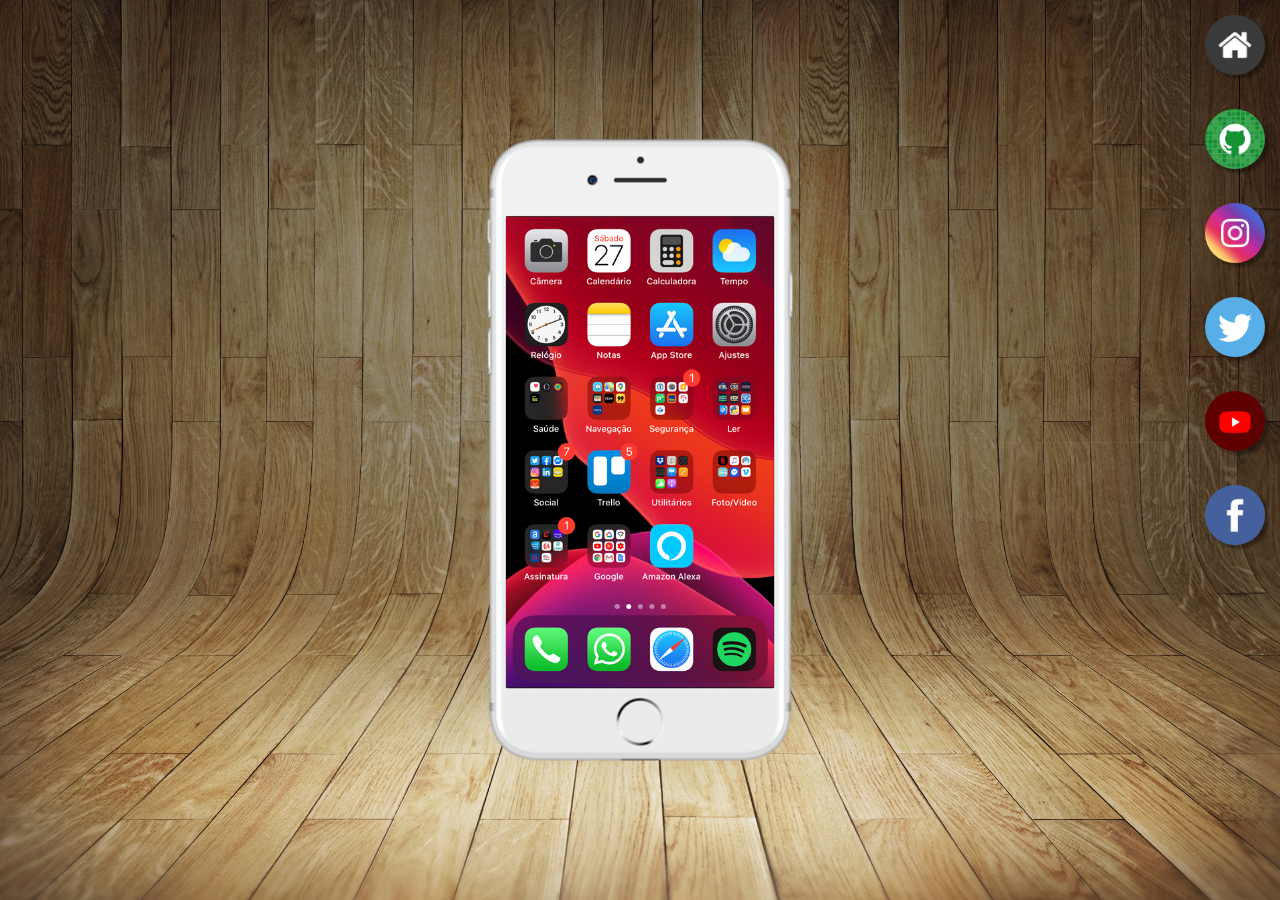
<file: index.html>
<!DOCTYPE html>
<html lang="pt">
<head>
    <meta charset="UTF-8">
    <meta name="viewport" content="width=device-width, initial-scale=1.0">
    <title>Projeto Redes Sociais</title>
    <link rel="shortcut icon" href="favicon.ico" type="image/x-icon">
    <link rel="stylesheet" href="estilo.css">
</head>
<body>
    <main>
        <section id="telefone">
                <iframe src="home.html" name="ecra" frameborder="0" width="268" height="471"> Seu navegador nao é compativel com isto</iframe>
        </section>
            
        <section id="redes-sociais">
            <a href="home.html" target="ecra"> <img src="imagens/logo-home.jpg" alt="Logo"></a><br>
            <a href="github.html" target="ecra"> <img src="imagens/logo-github.jpg" alt="Github"></a><br>
            <a href="instagram.html" target="ecra"> <img src="imagens/logo-instagram.jpg" alt="Instagram"></a><br>
            <a href="twitter.html" target="ecra"> <img src="imagens/logo-twitter.jpg" alt="Twitter"></a><br>
            <a href="youtube.html" target="ecra"> <img src="imagens/logo-youtube.jpg" alt="Youtube"></a><br>
            <a href="facebook.html" target="ecra"> <img src="imagens/logo-facebook.jpg" alt="Facebook"></a>
        </section>
        

    </main>

        
</body>
</html>
</file>
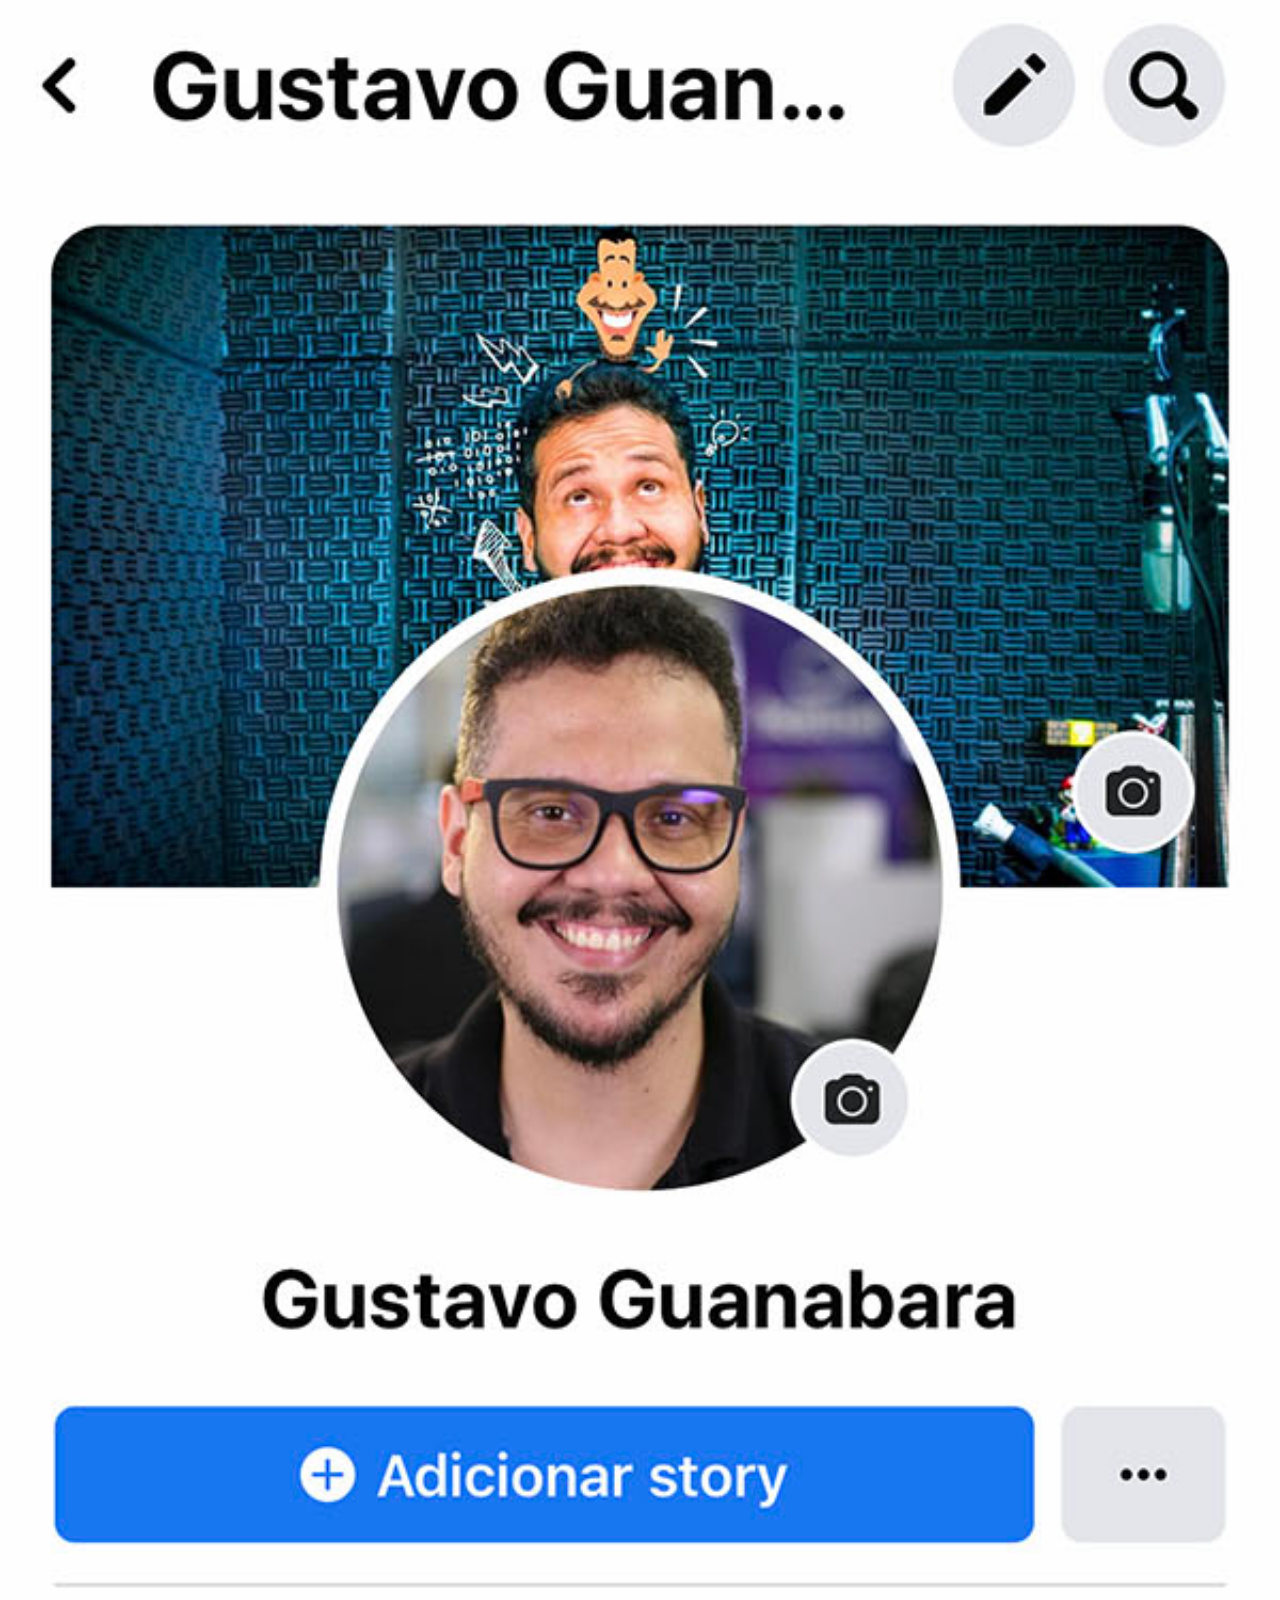
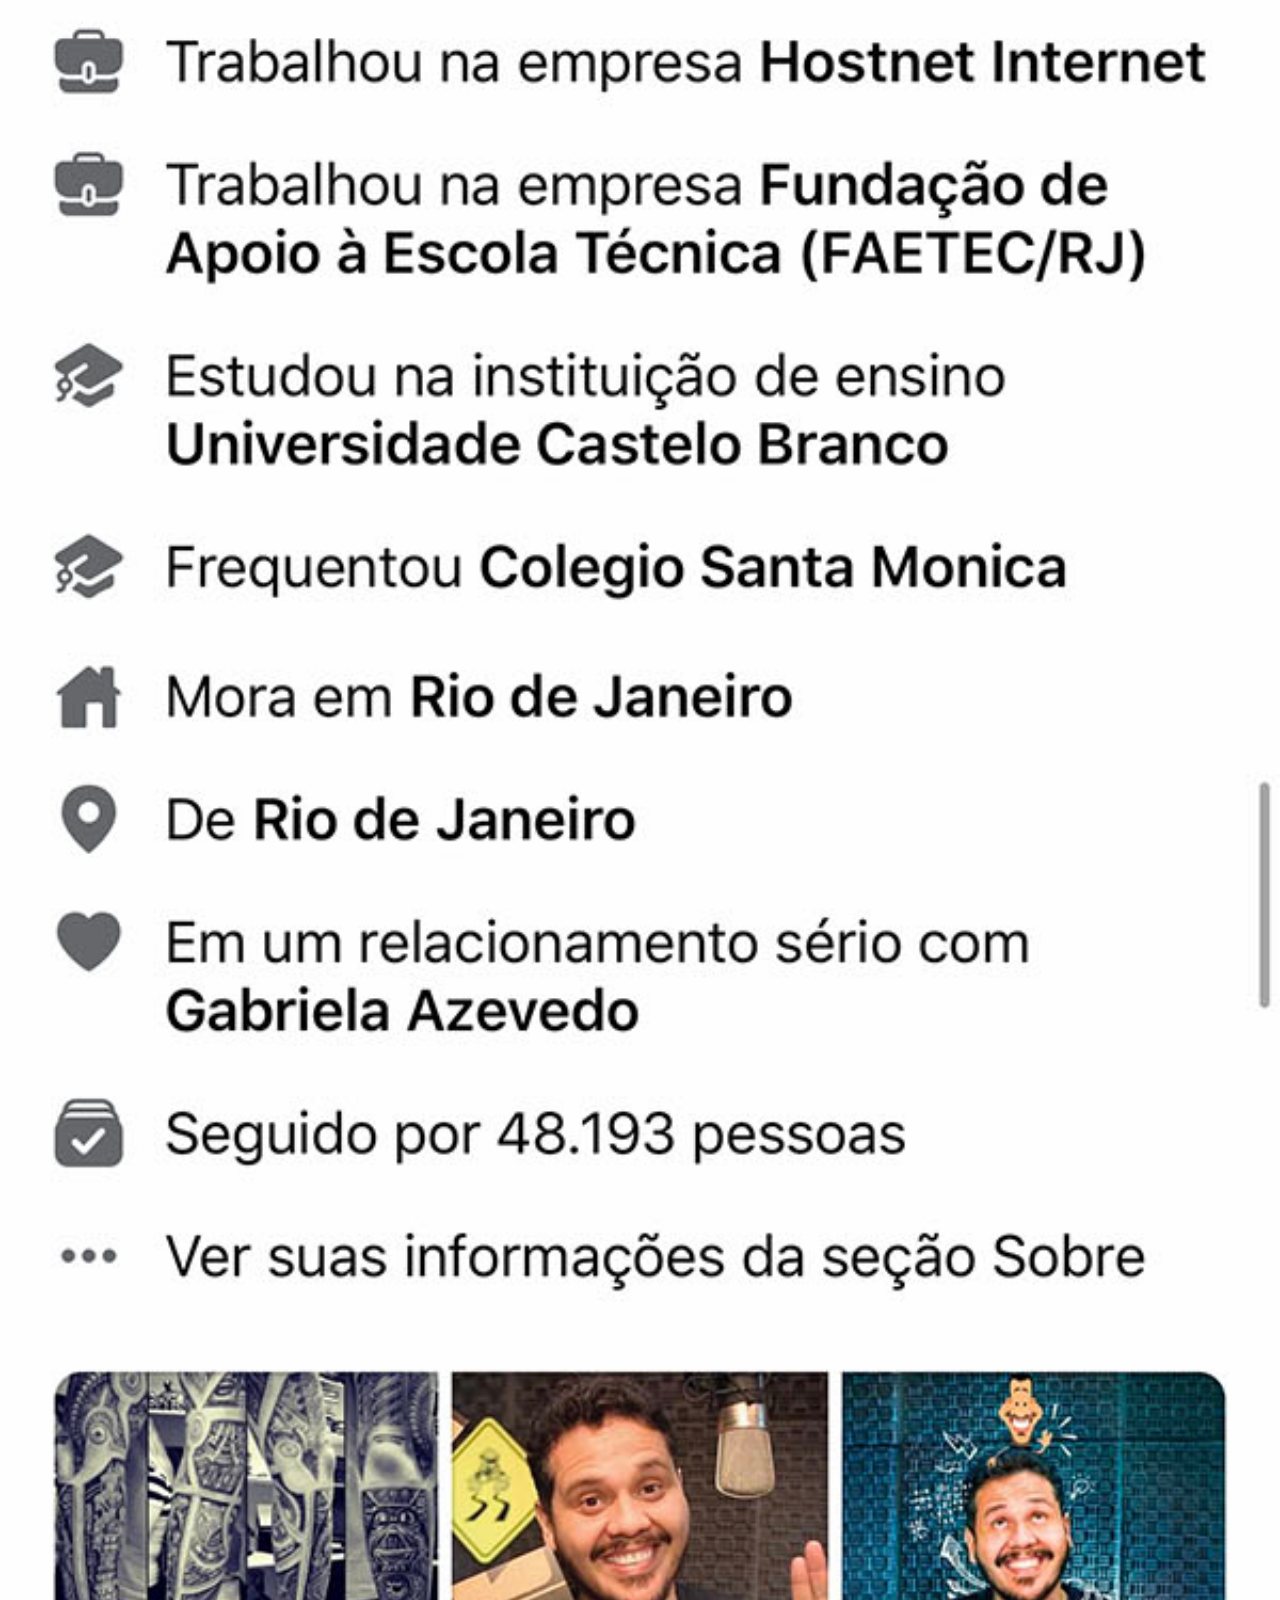
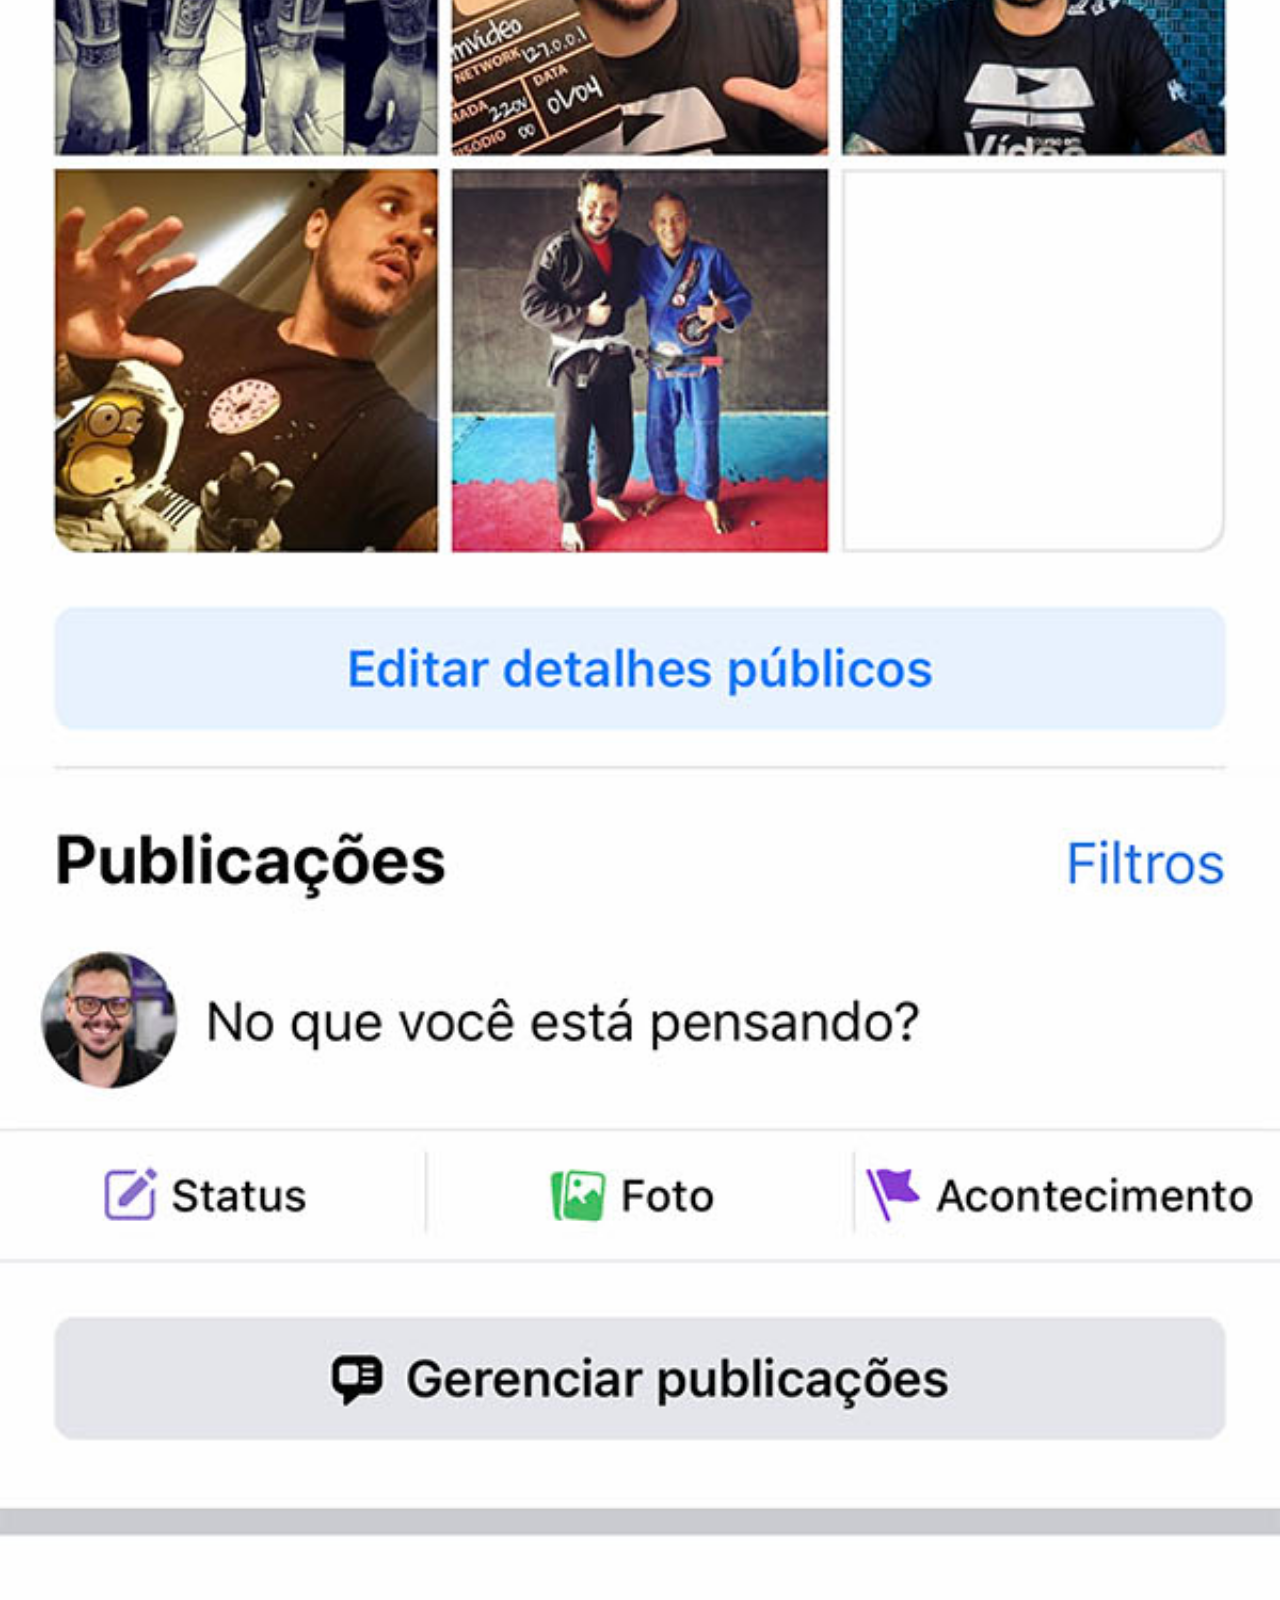
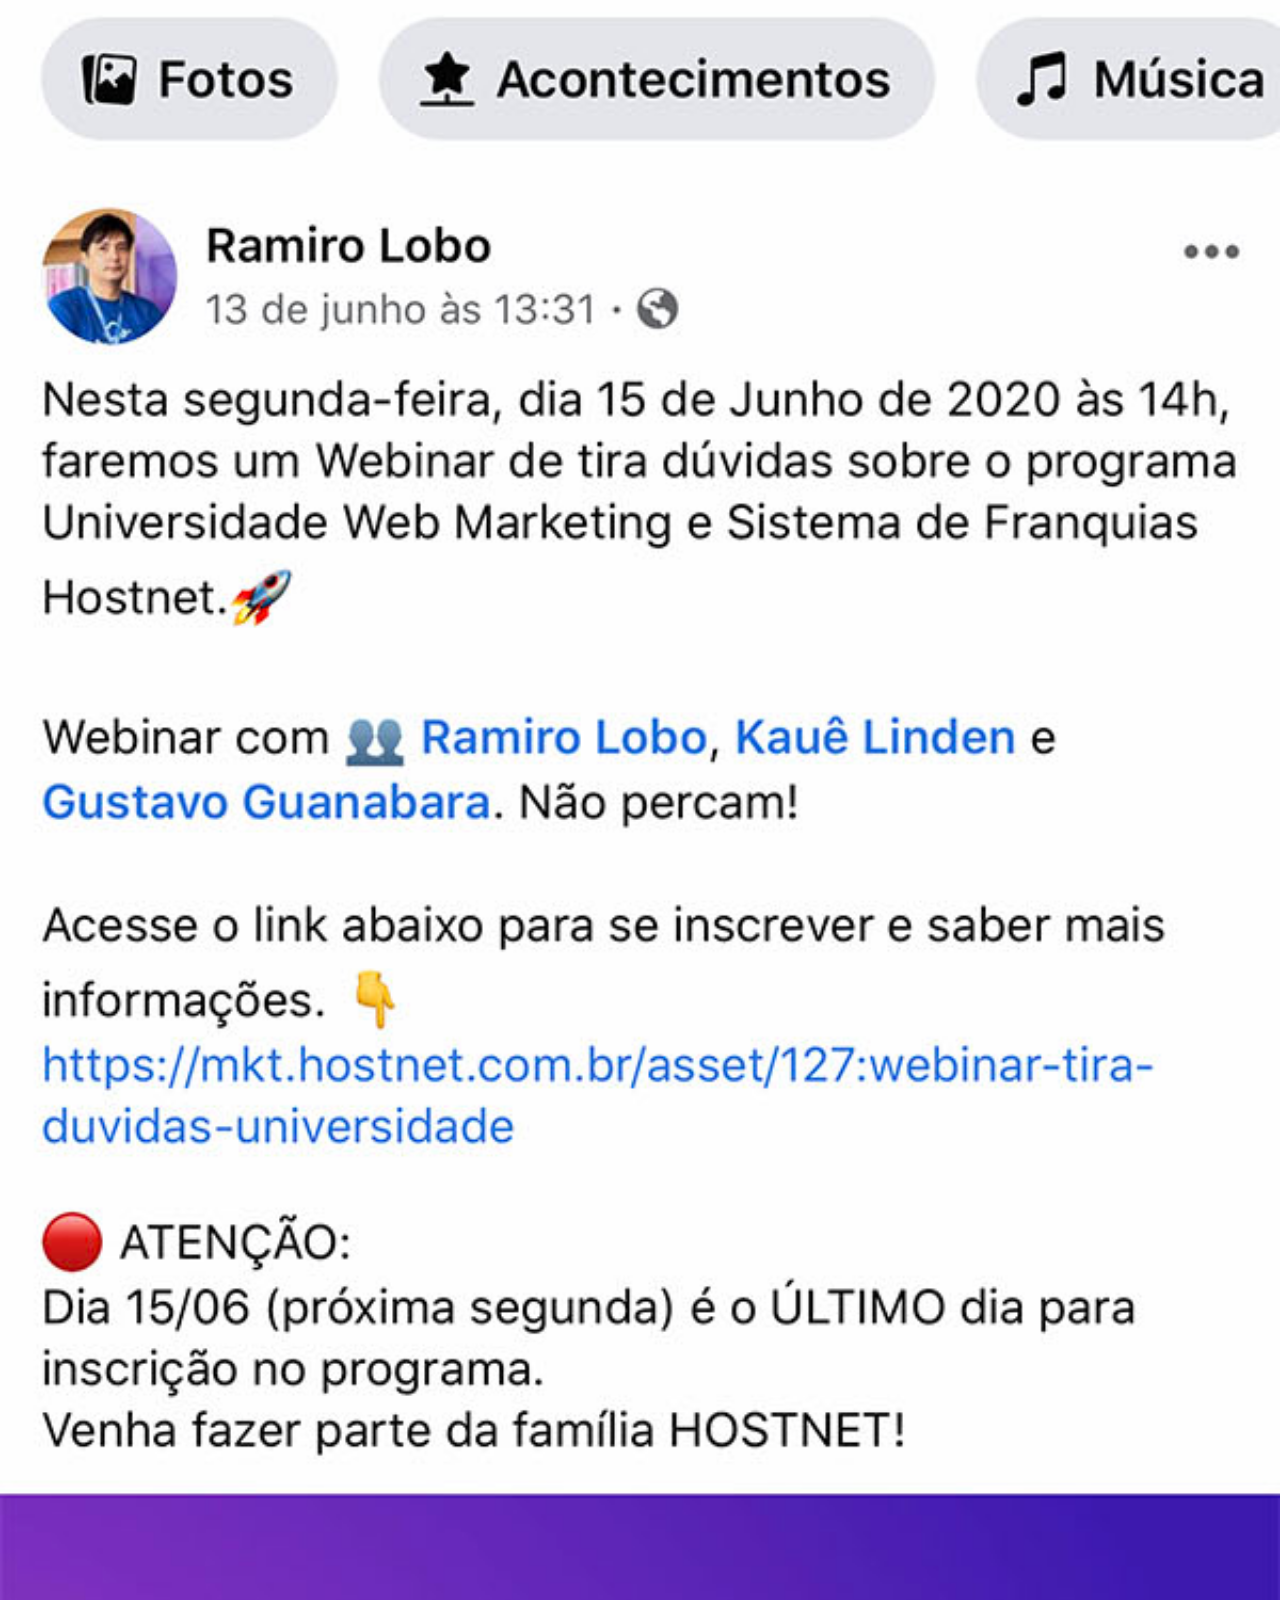
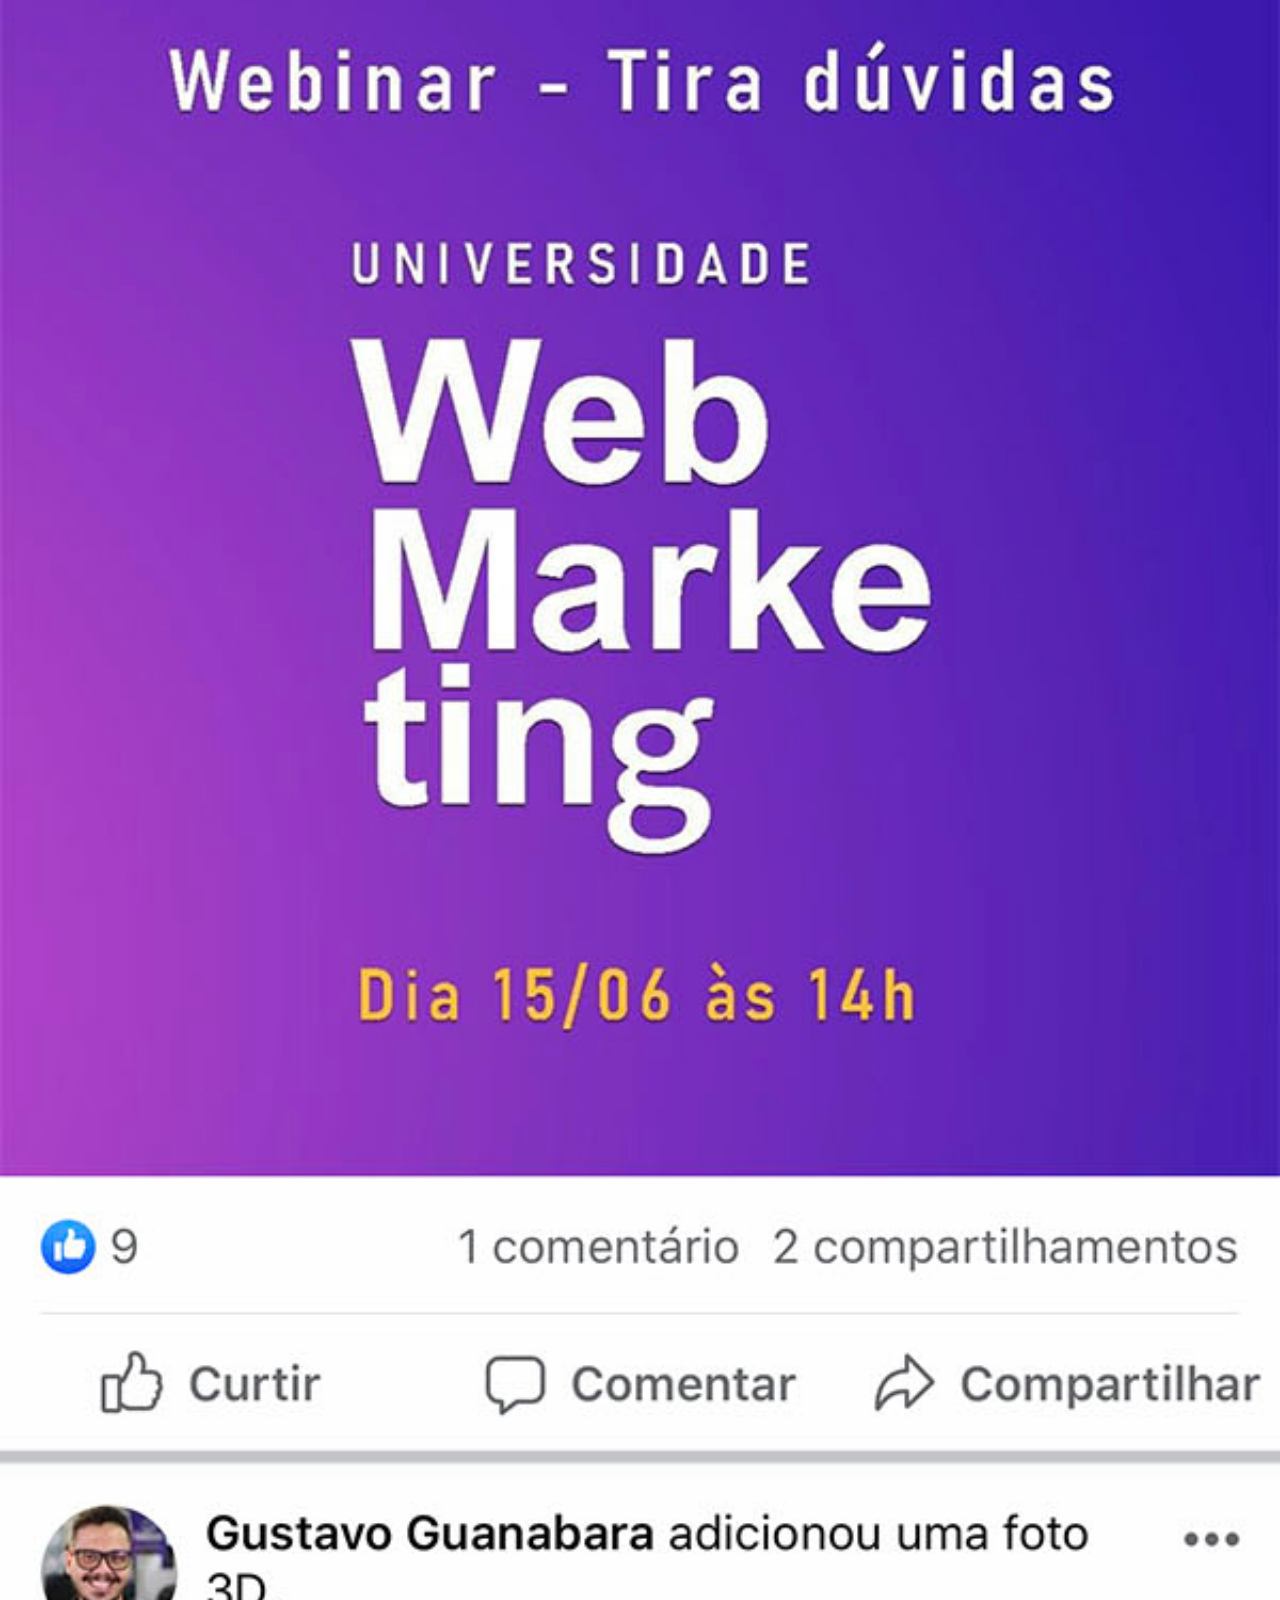
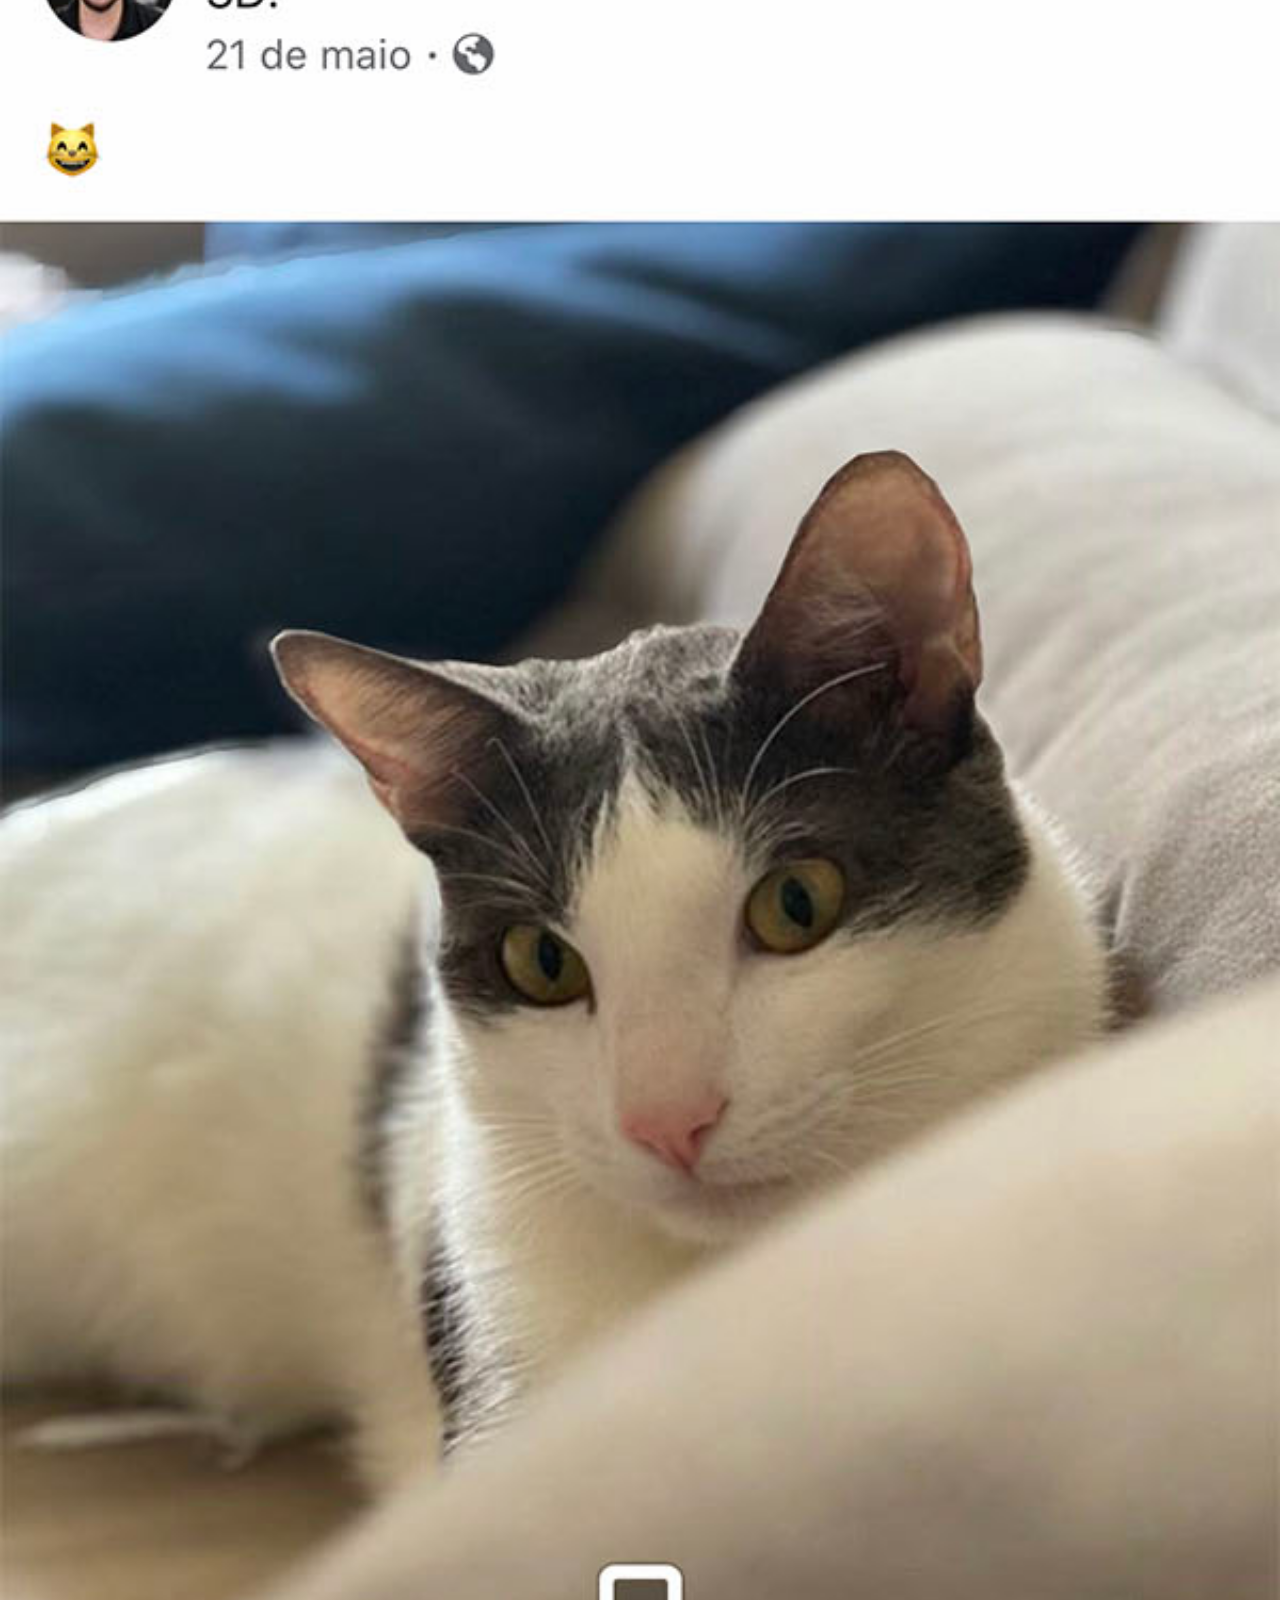
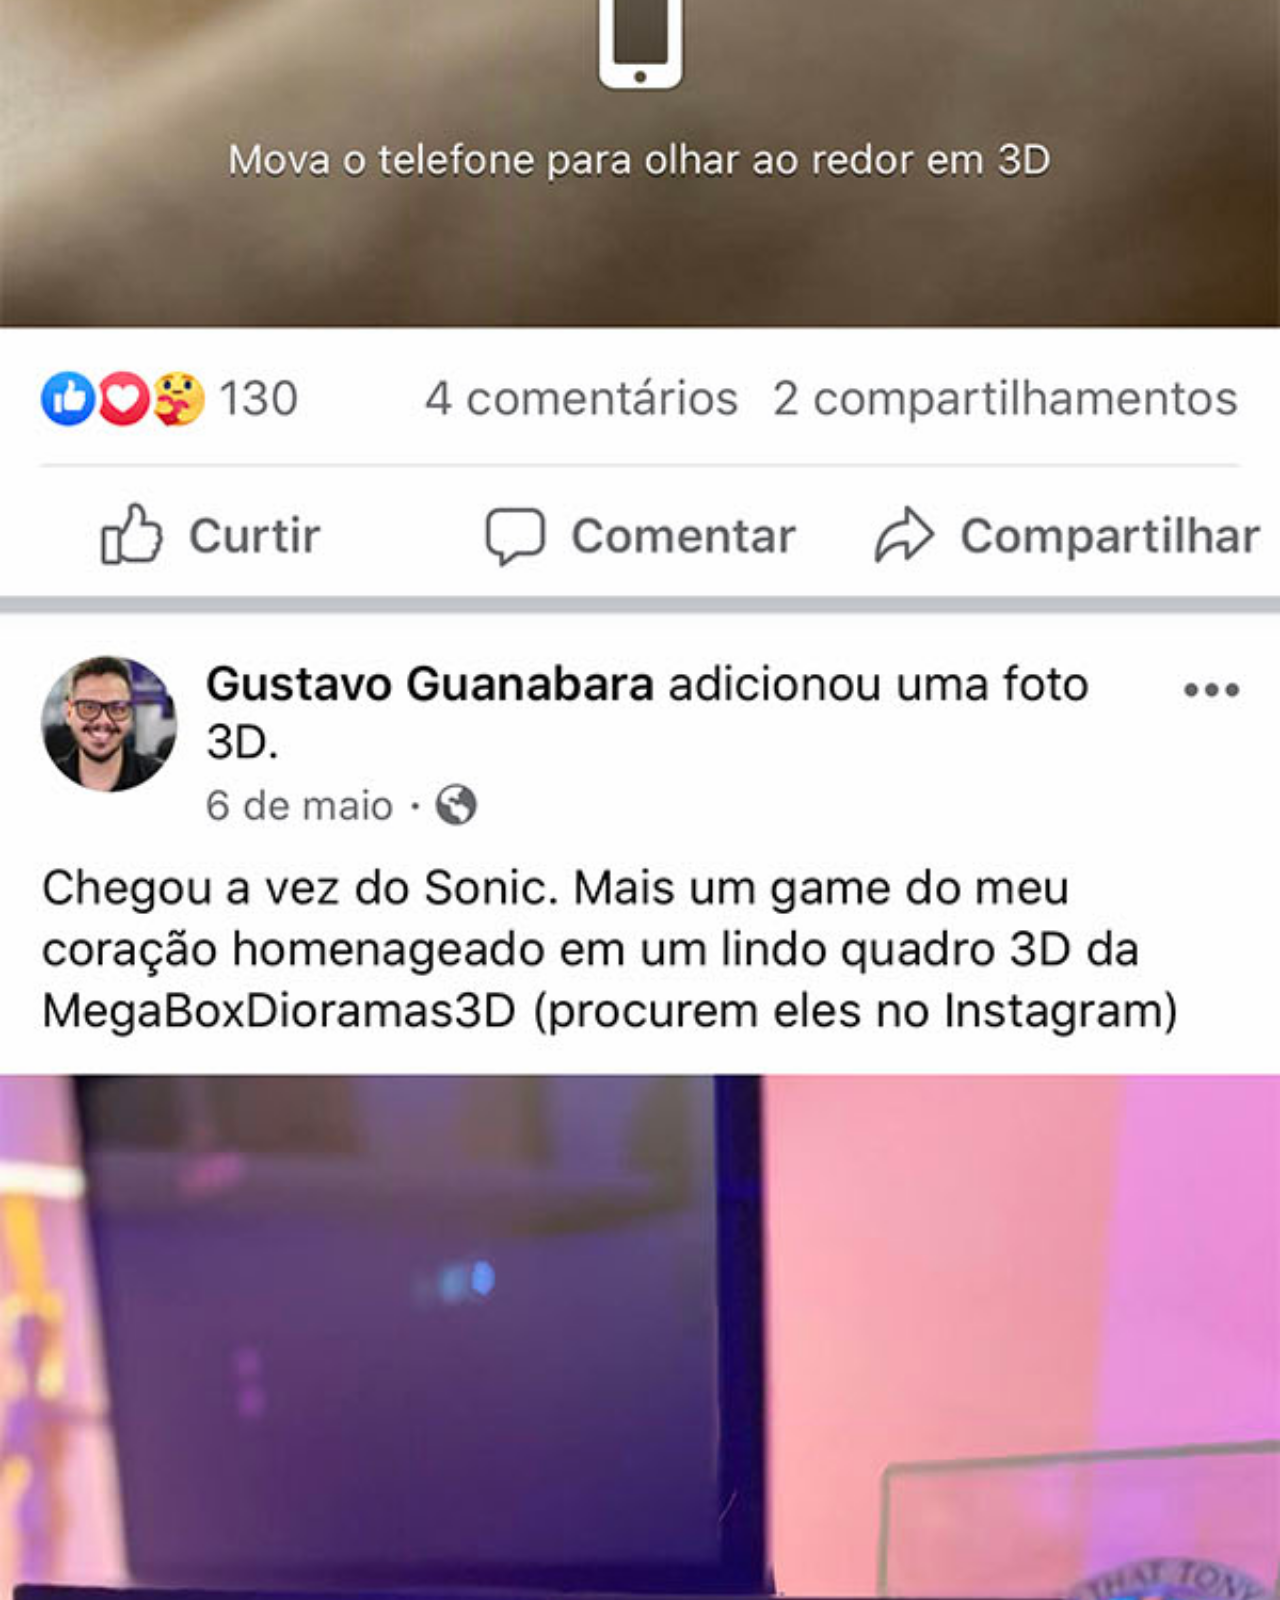
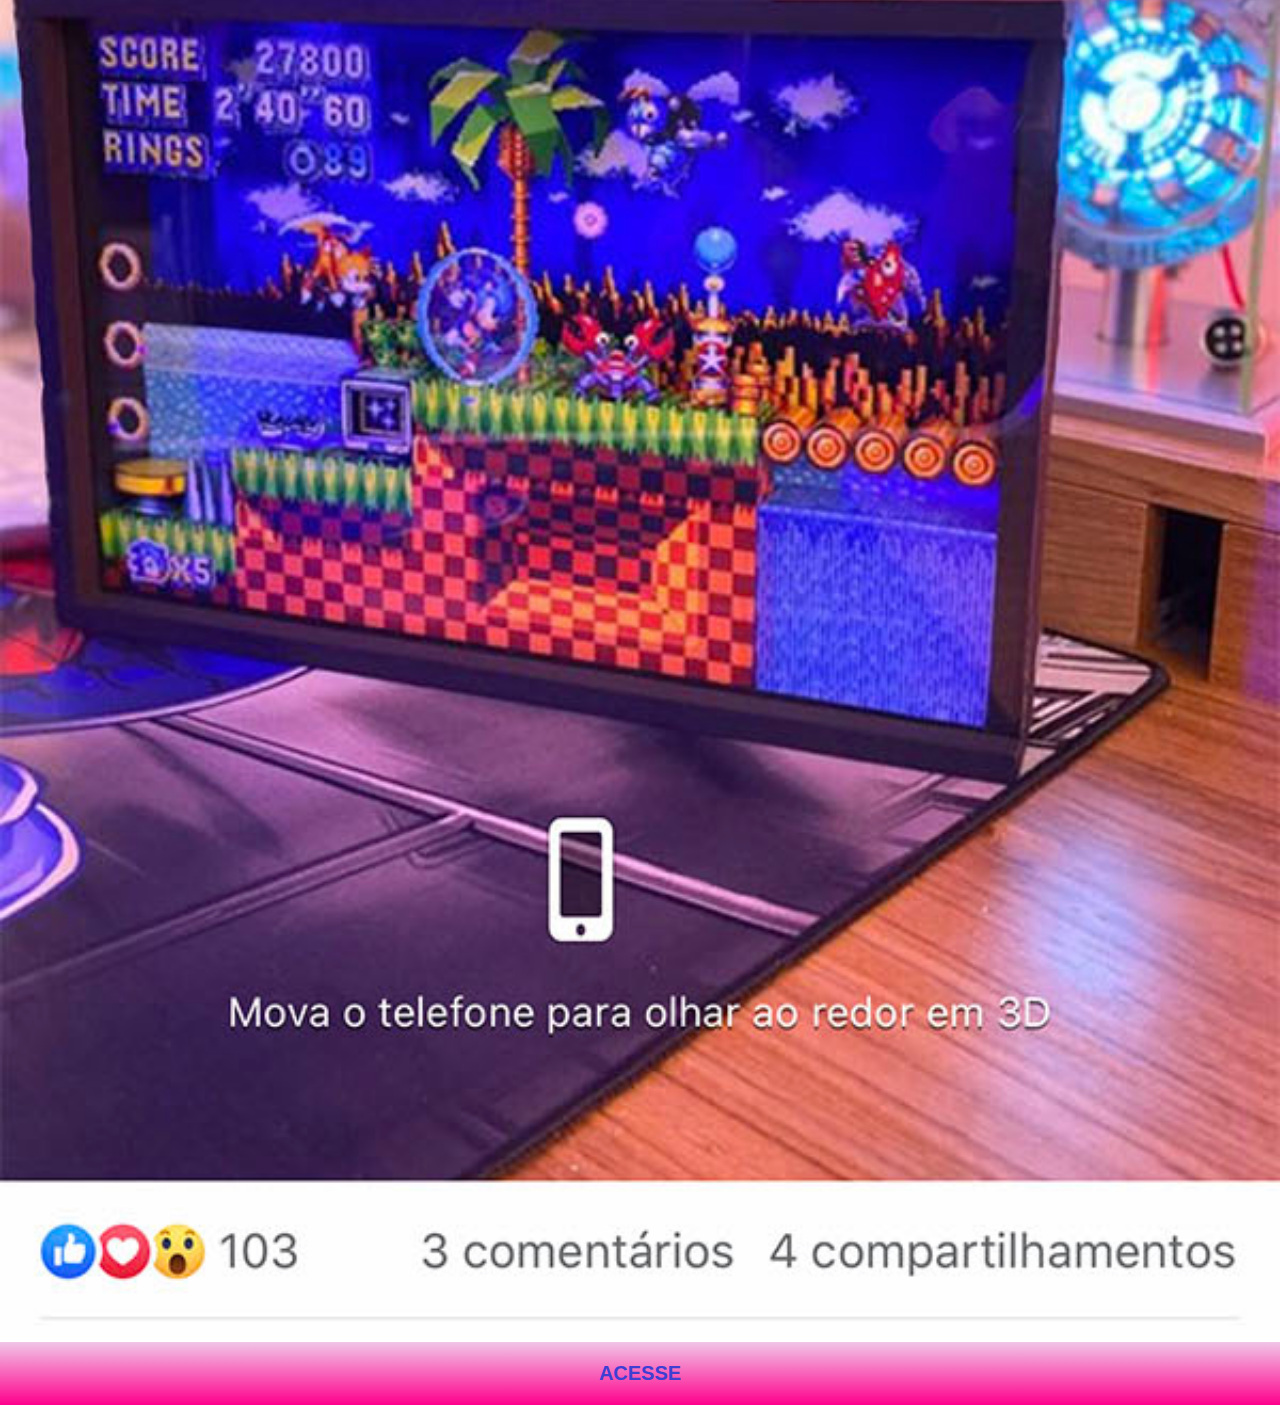
<file: facebook.html>
<!DOCTYPE html>
<html lang="pt">
<head>
    <meta charset="UTF-8">
    <meta name="viewport" content="width=device-width, initial-scale=1.0">
    <title>Facebook</title>
    <link rel="stylesheet" href="estilos/estilos-sociais.css">
    <style>
        a{
            background-image: linear-gradient(to bottom, rgba(231, 158, 215, 0.589), rgb(255, 0, 140));
        }
    </style>
</head>
<body>

    <img src="imagens/tela-facebook.jpg" alt="facebook">

    <a href="https://www.facebook.com/gustavoguanabara/?locale=pt_PT" target="_blank">ACESSE</a>
    
</body>
</html>
</file>
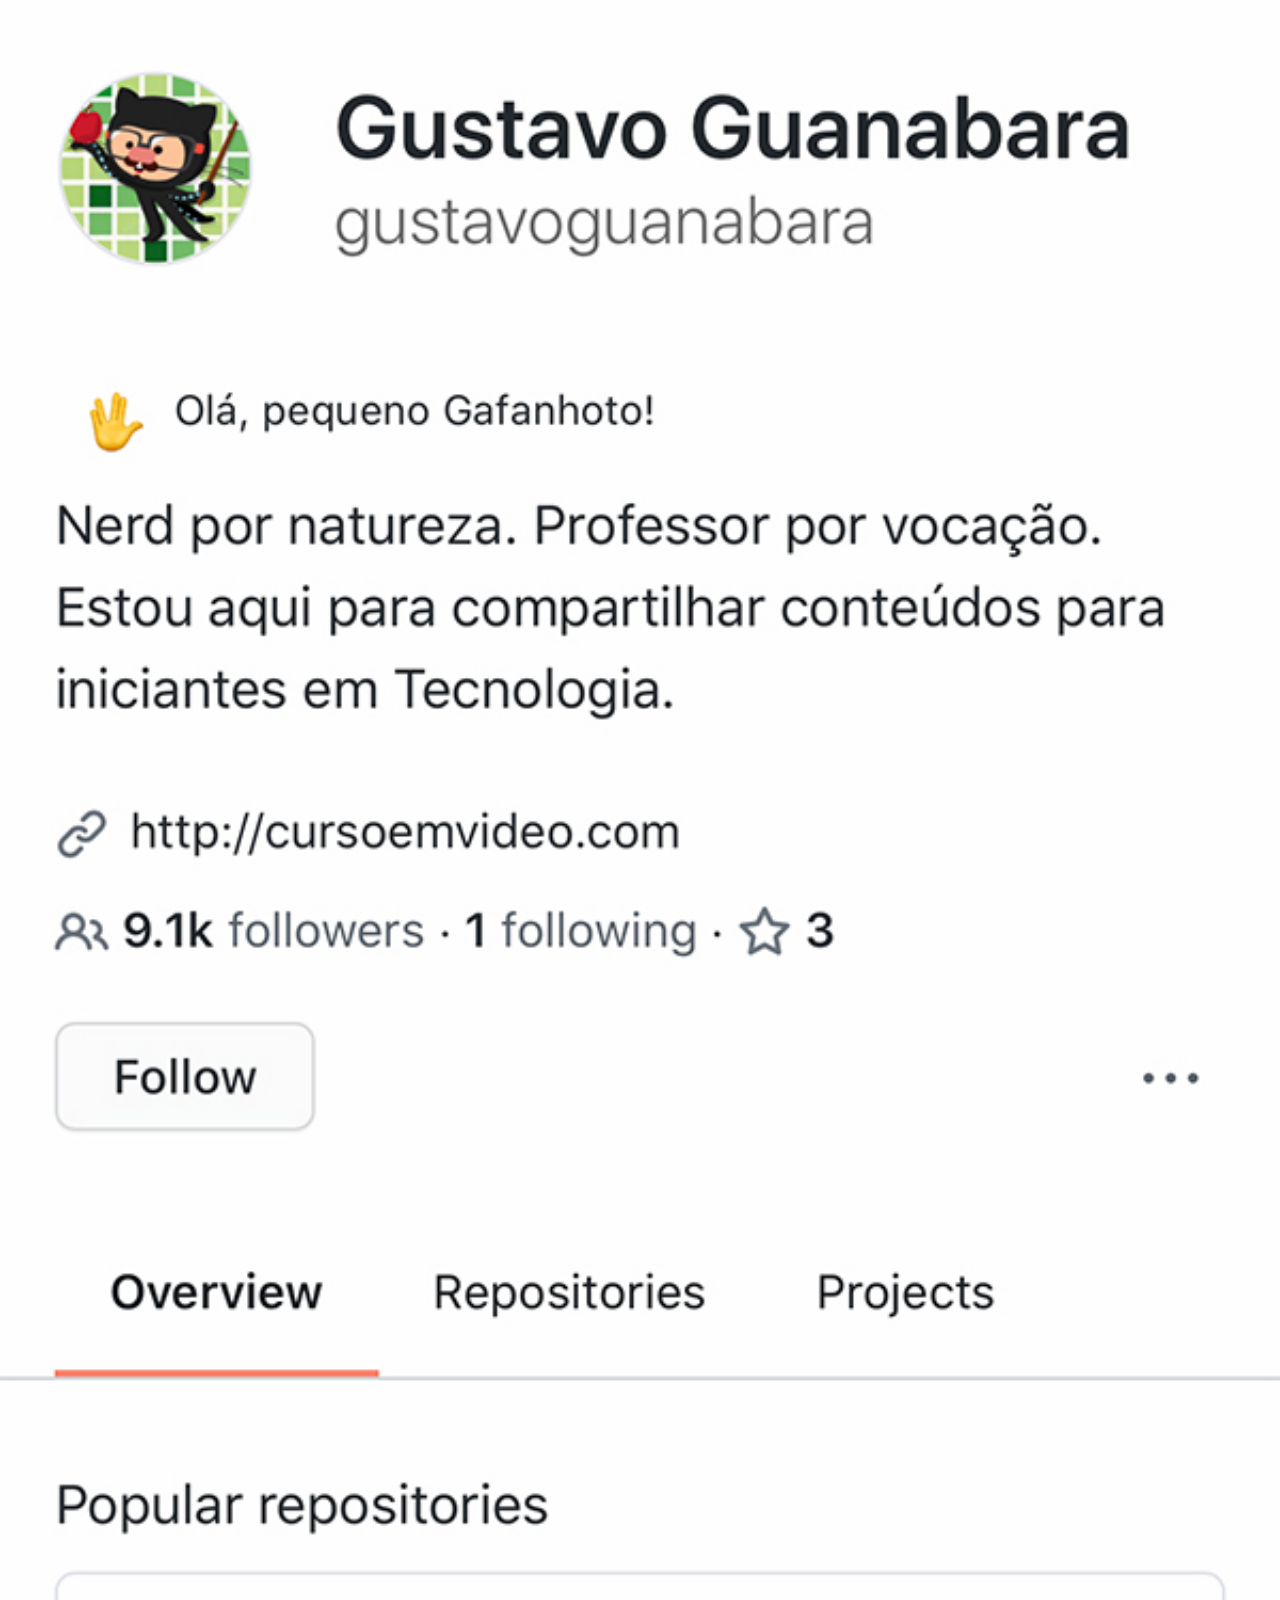
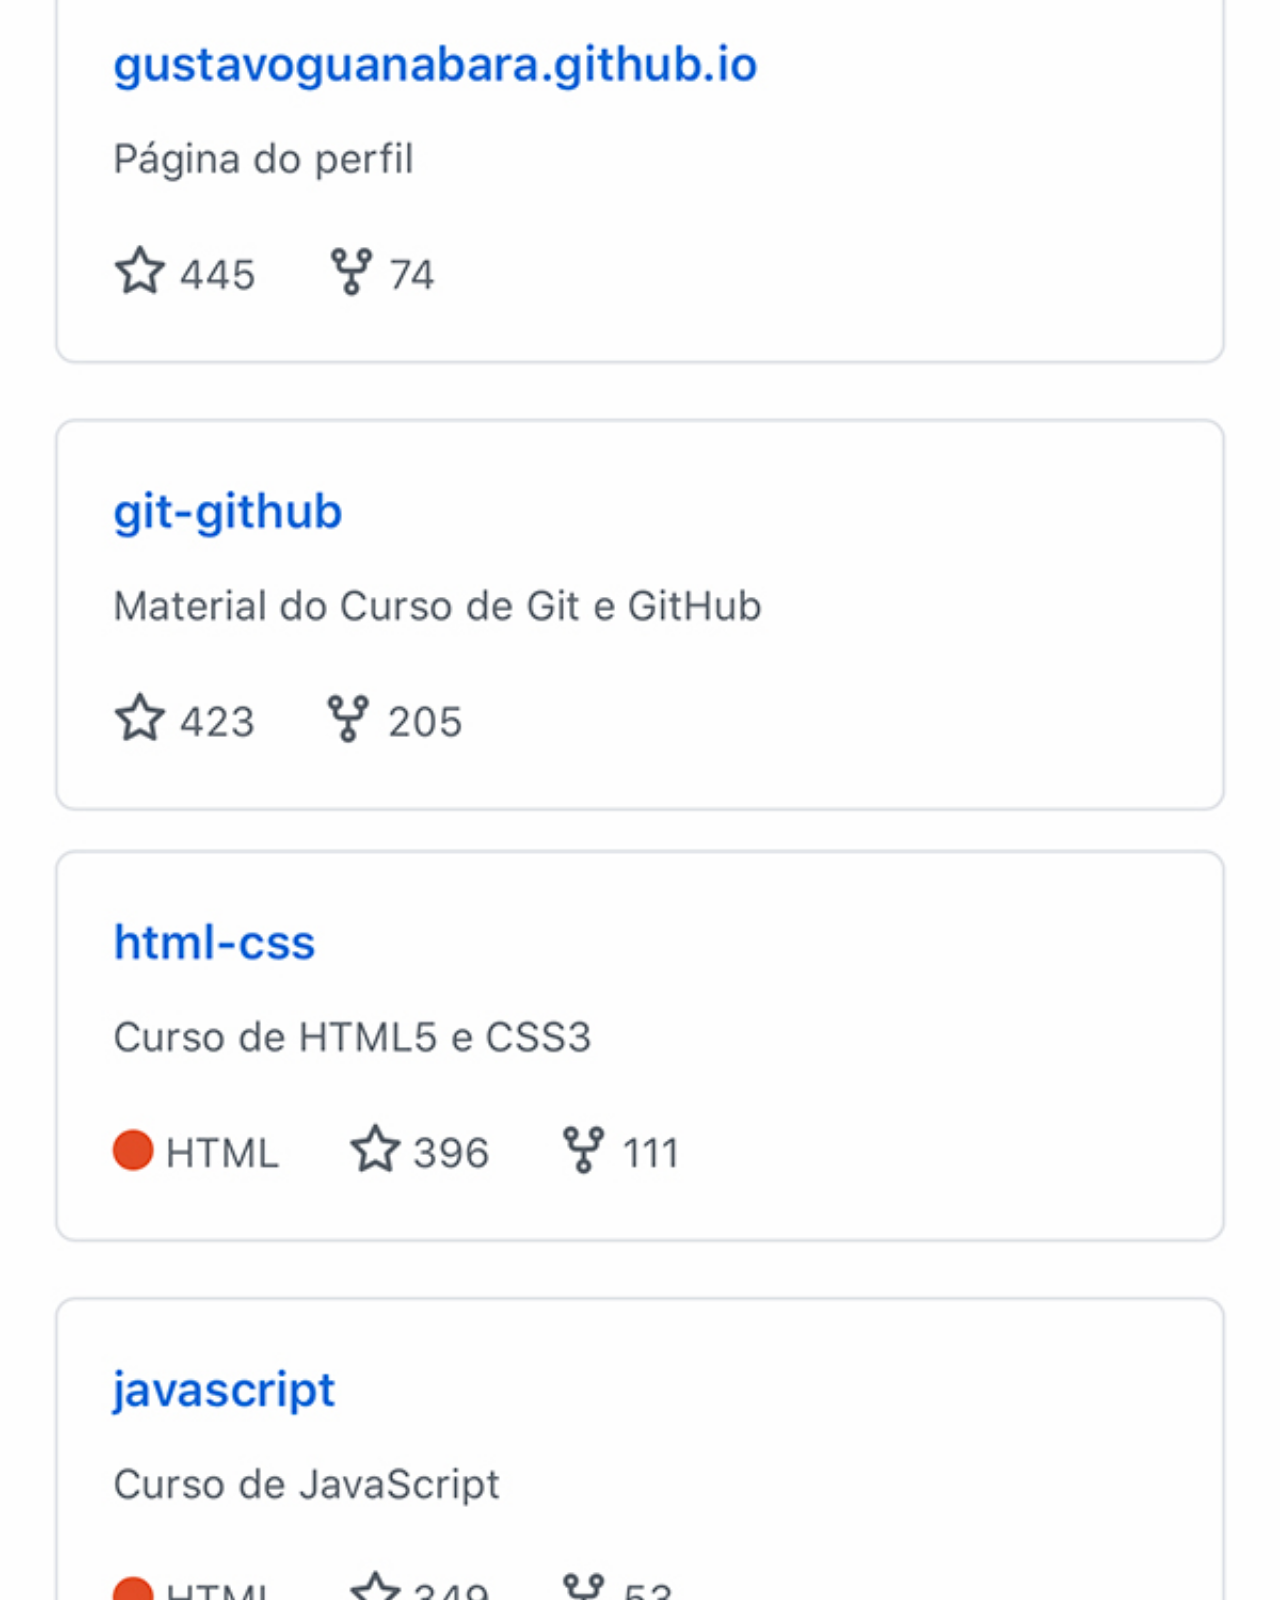
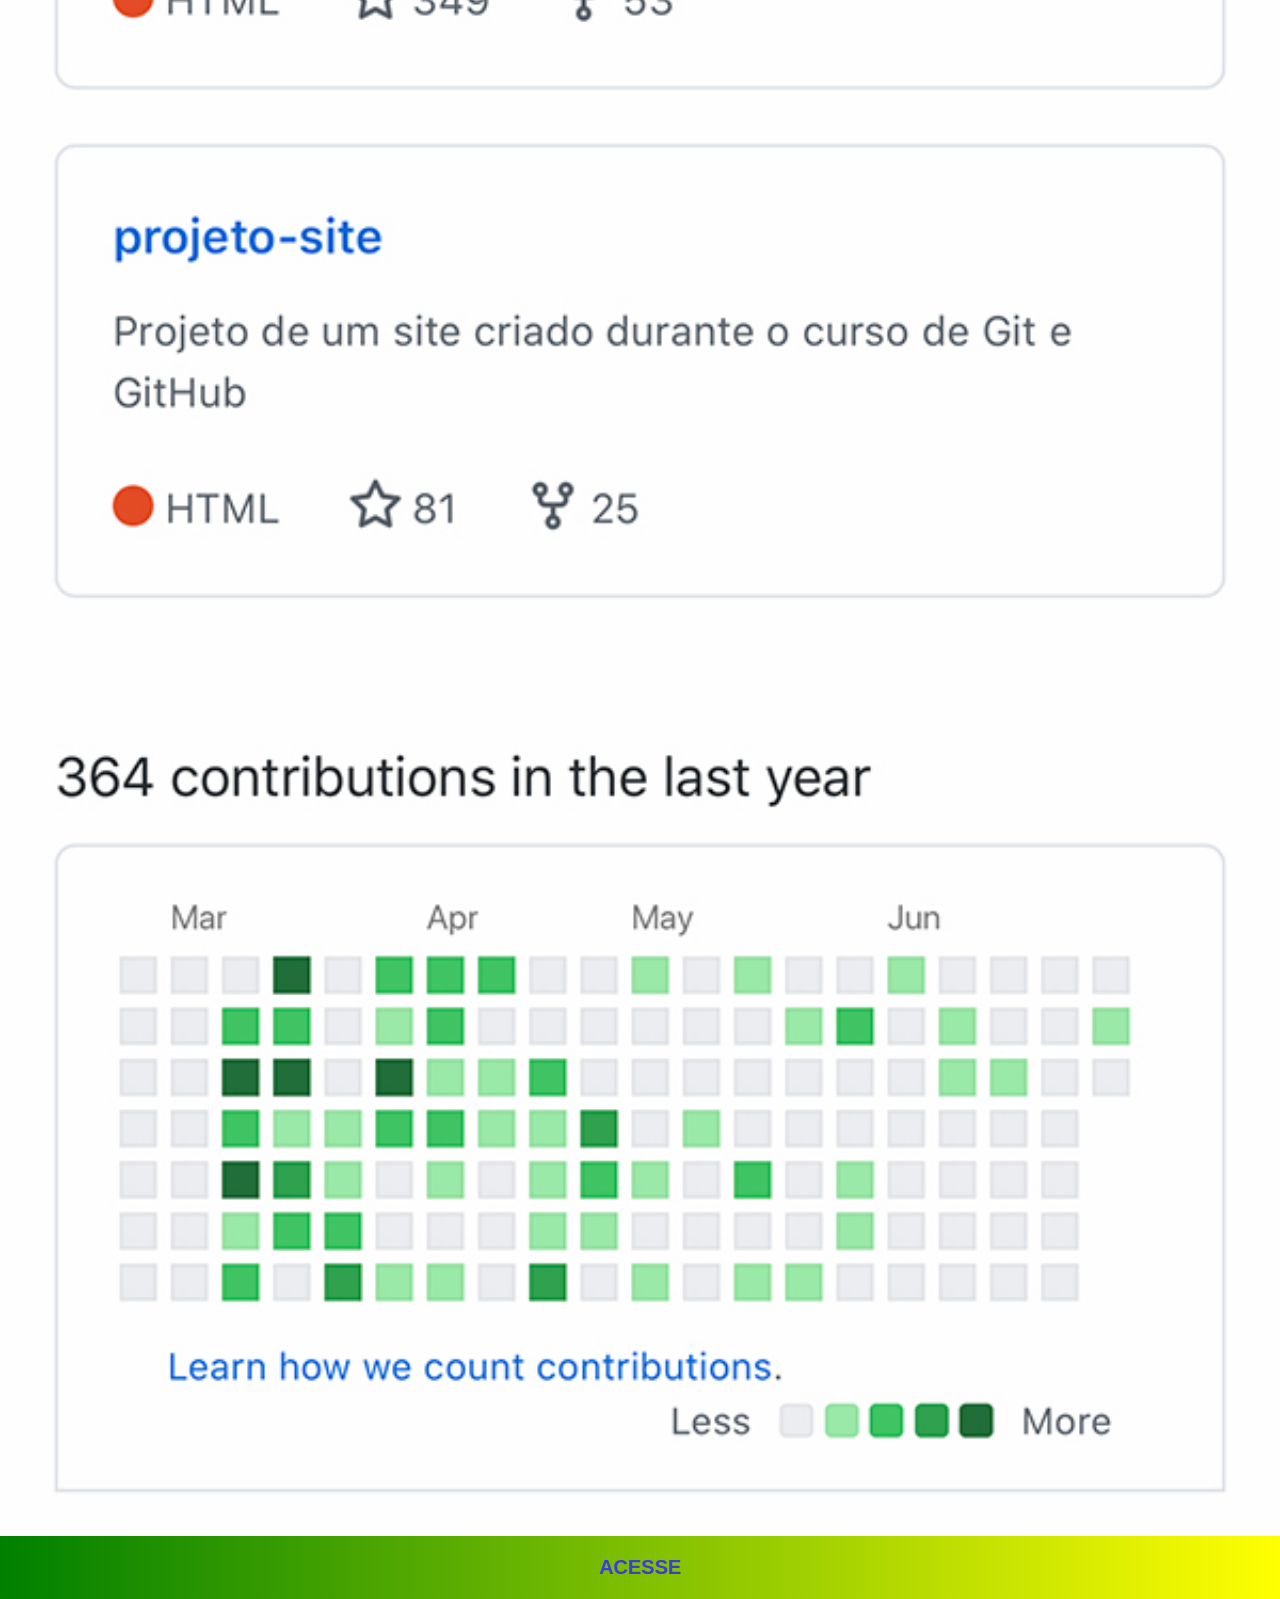
<file: github.html>
<!DOCTYPE html>
<html lang="pt">
<head>
    <meta charset="UTF-8">
    <meta name="viewport" content="width=device-width, initial-scale=1.0">
    <title>Github</title>
    <link rel="stylesheet" href="estilos/estilos-sociais.css">
</head>
<body>

    <img src="imagens/tela-github.jpg" alt="github">

    <a href="https://github.com/gustavoguanabara">ACESSE</a>
    
</body>
</html>
</file>
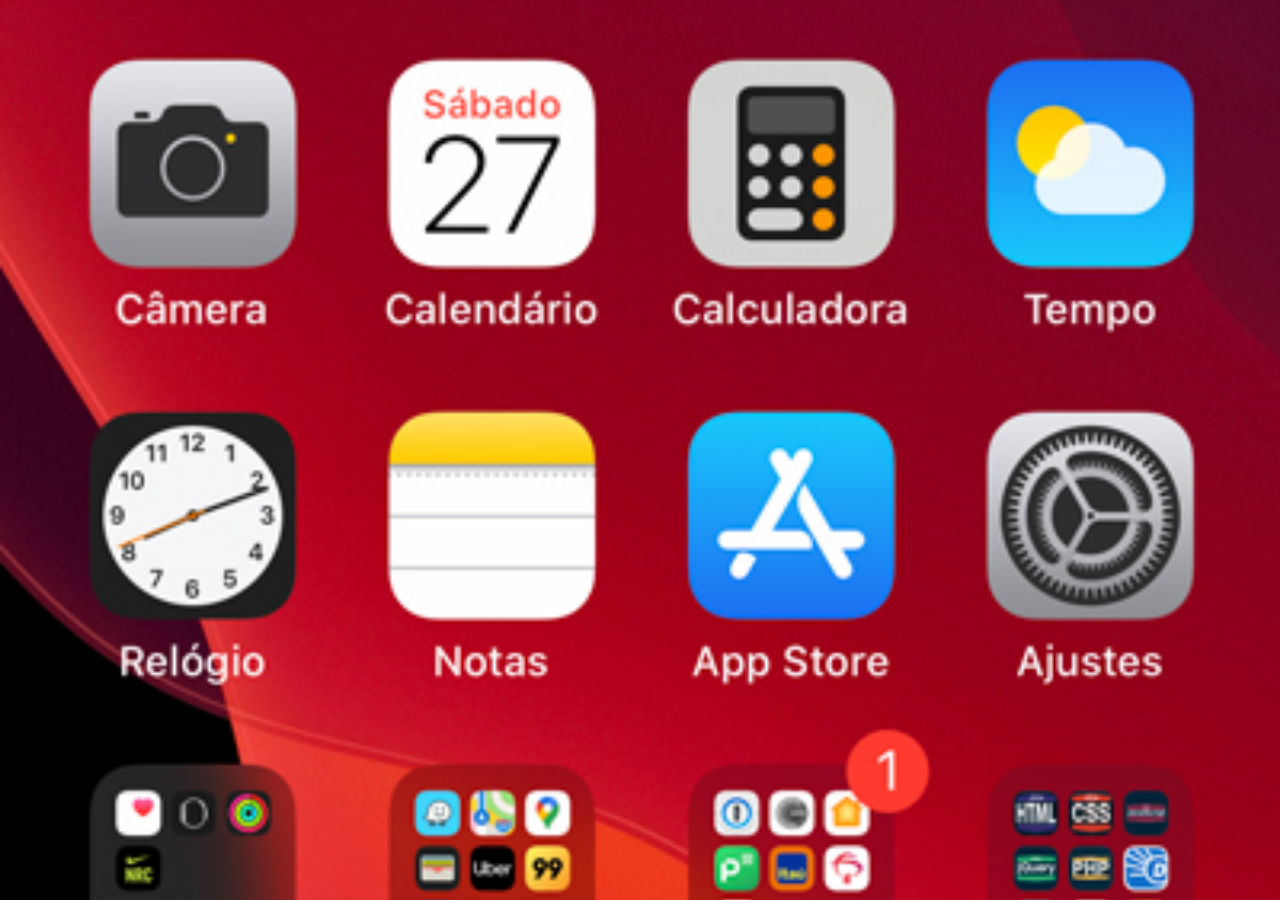
<file: home.html>
<!DOCTYPE html>
<html lang="pt">
<head>
    <meta charset="UTF-8">
    <meta name="viewport" content="width=device-width, initial-scale=1.0">
    <title>Home ecrã</title>
    <style>


        body{
            background: black url(imagens/tela-home.jpg) no-repeat top center;
            background-size: cover;
        }


    </style>
</head>
<body>
    
</body>
</html>
</file>
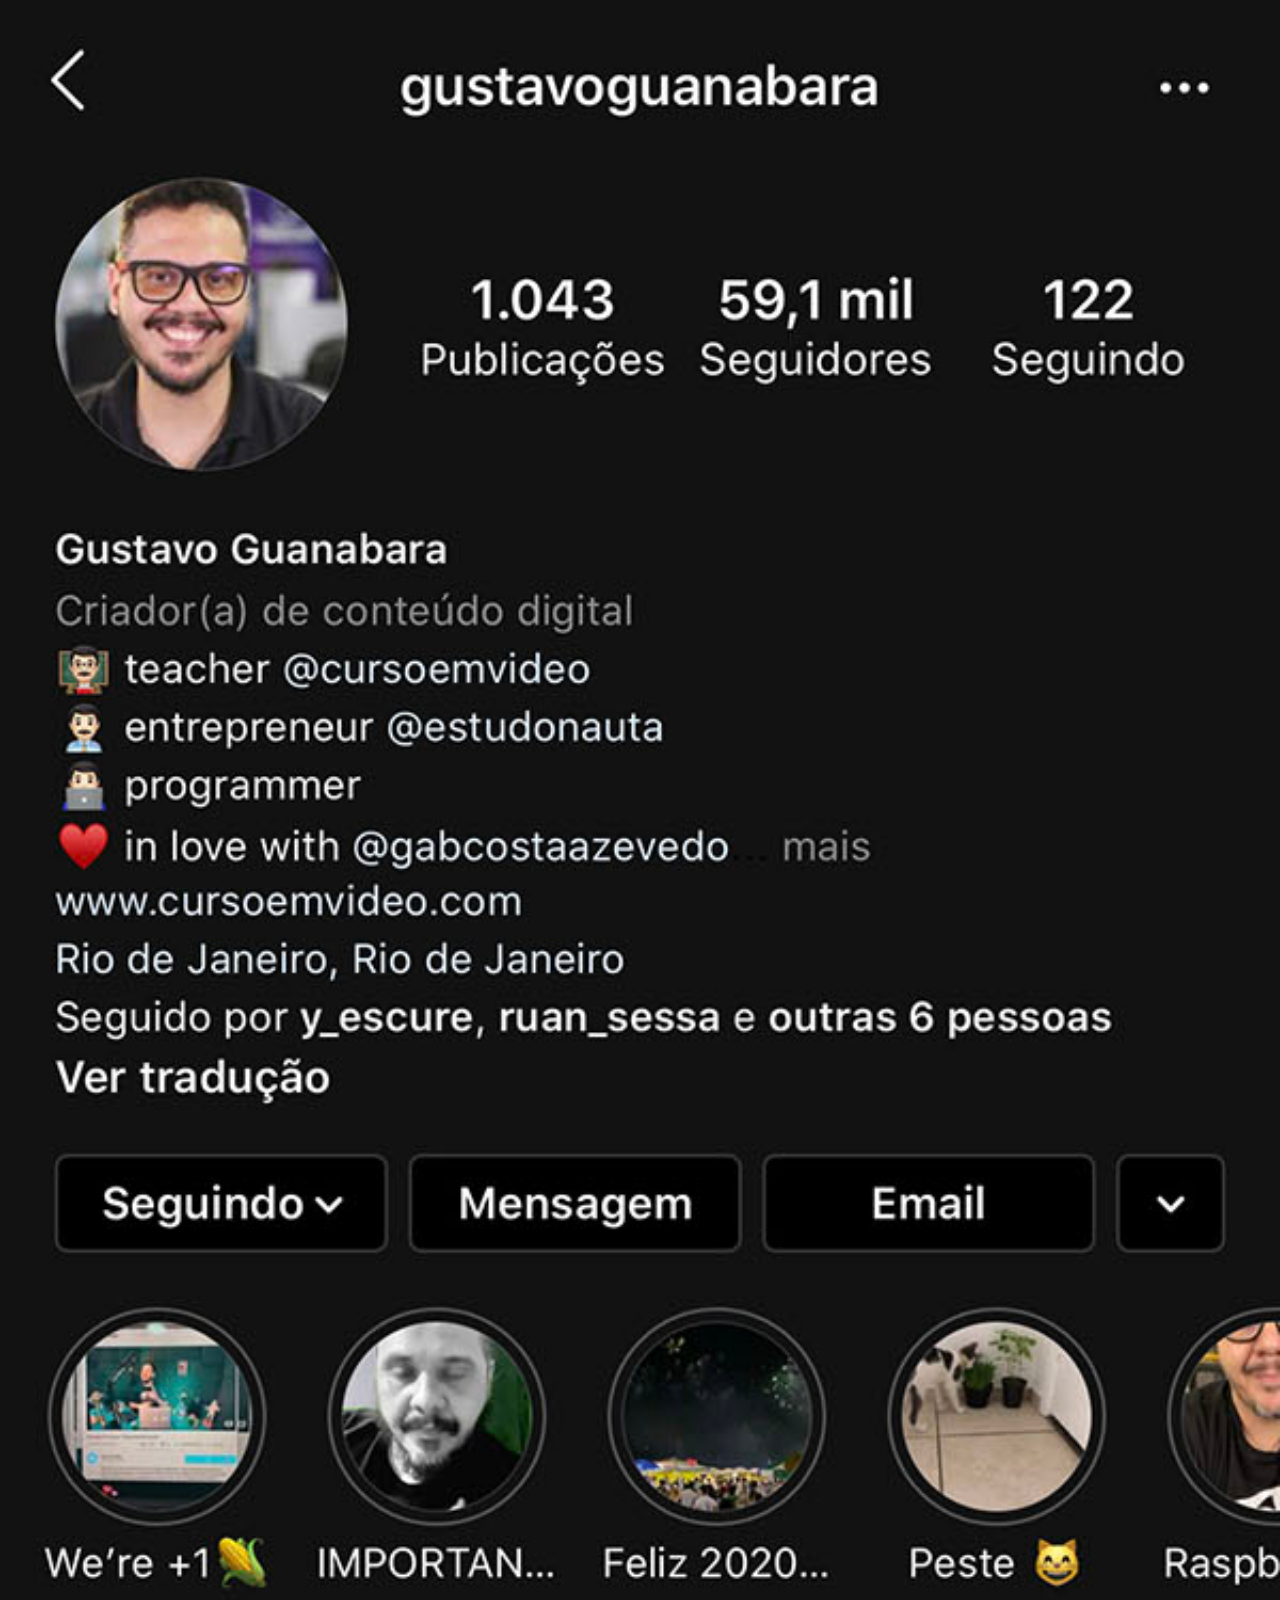
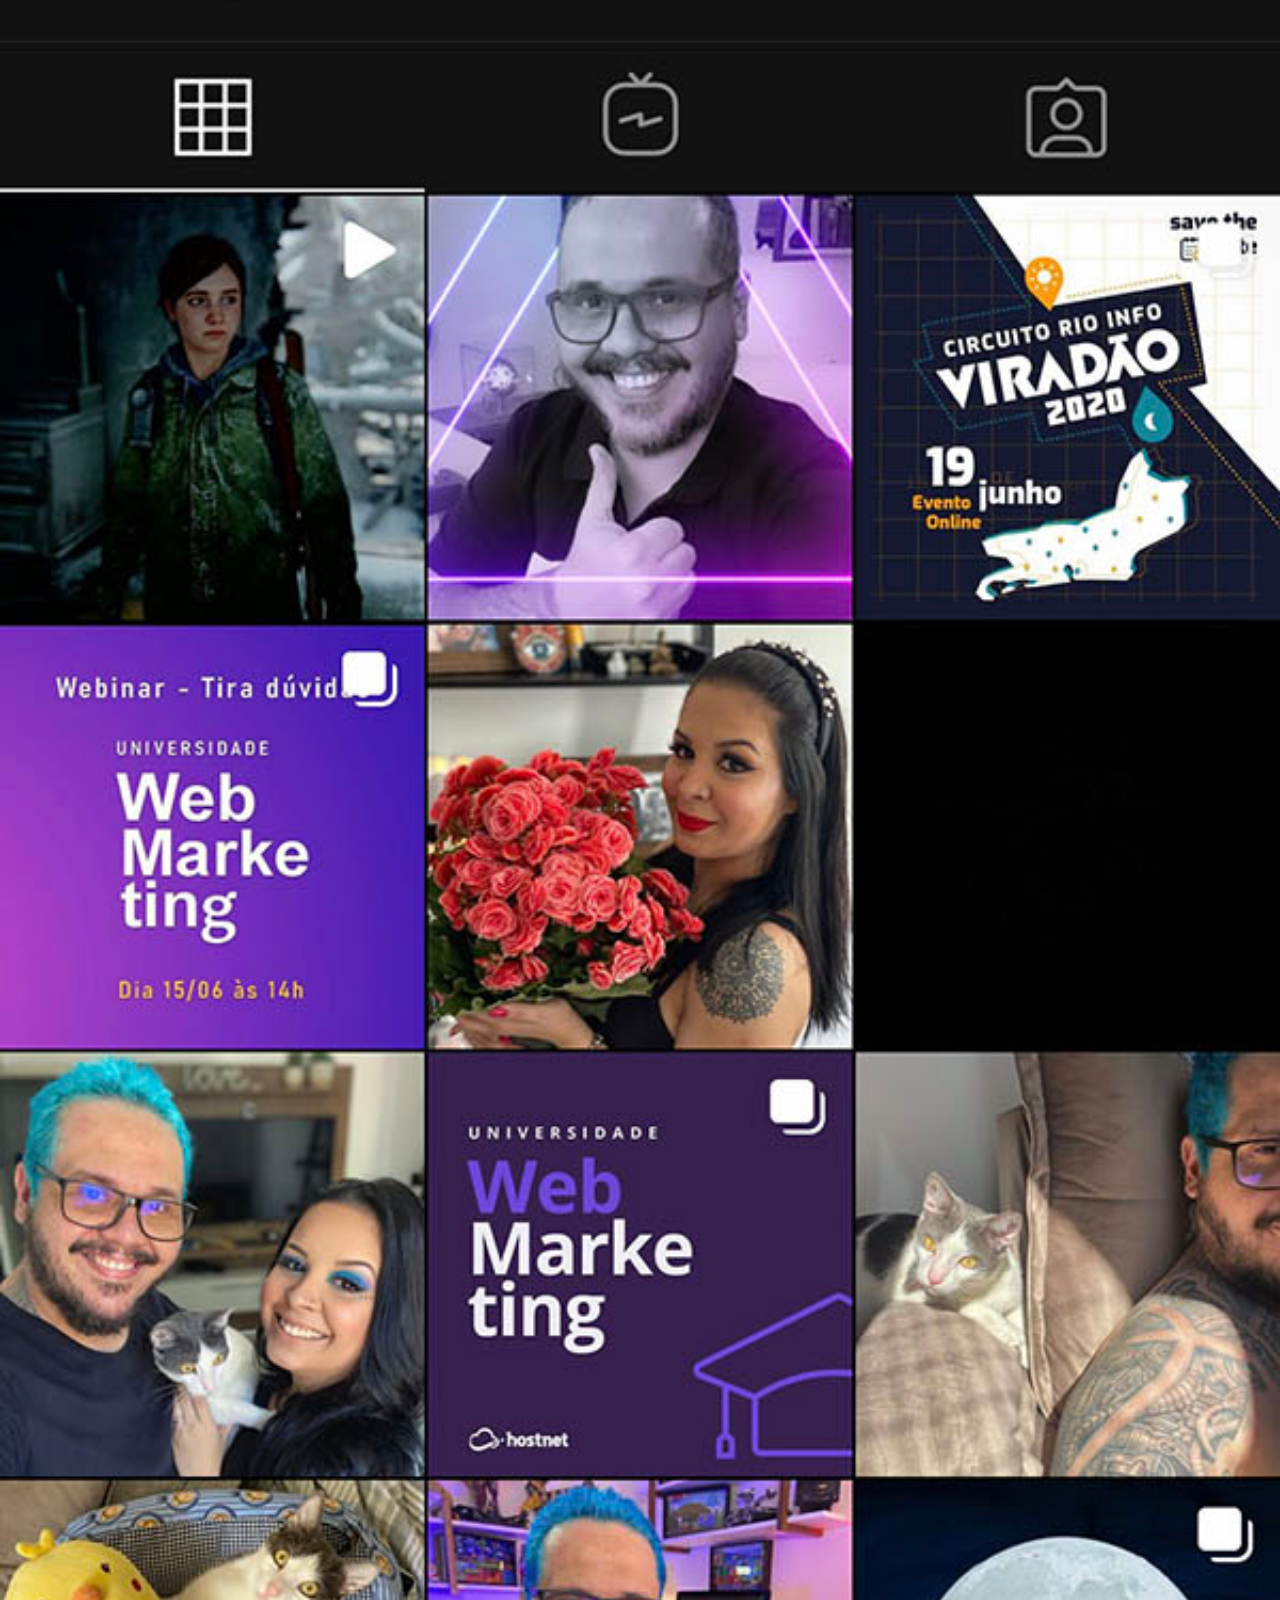
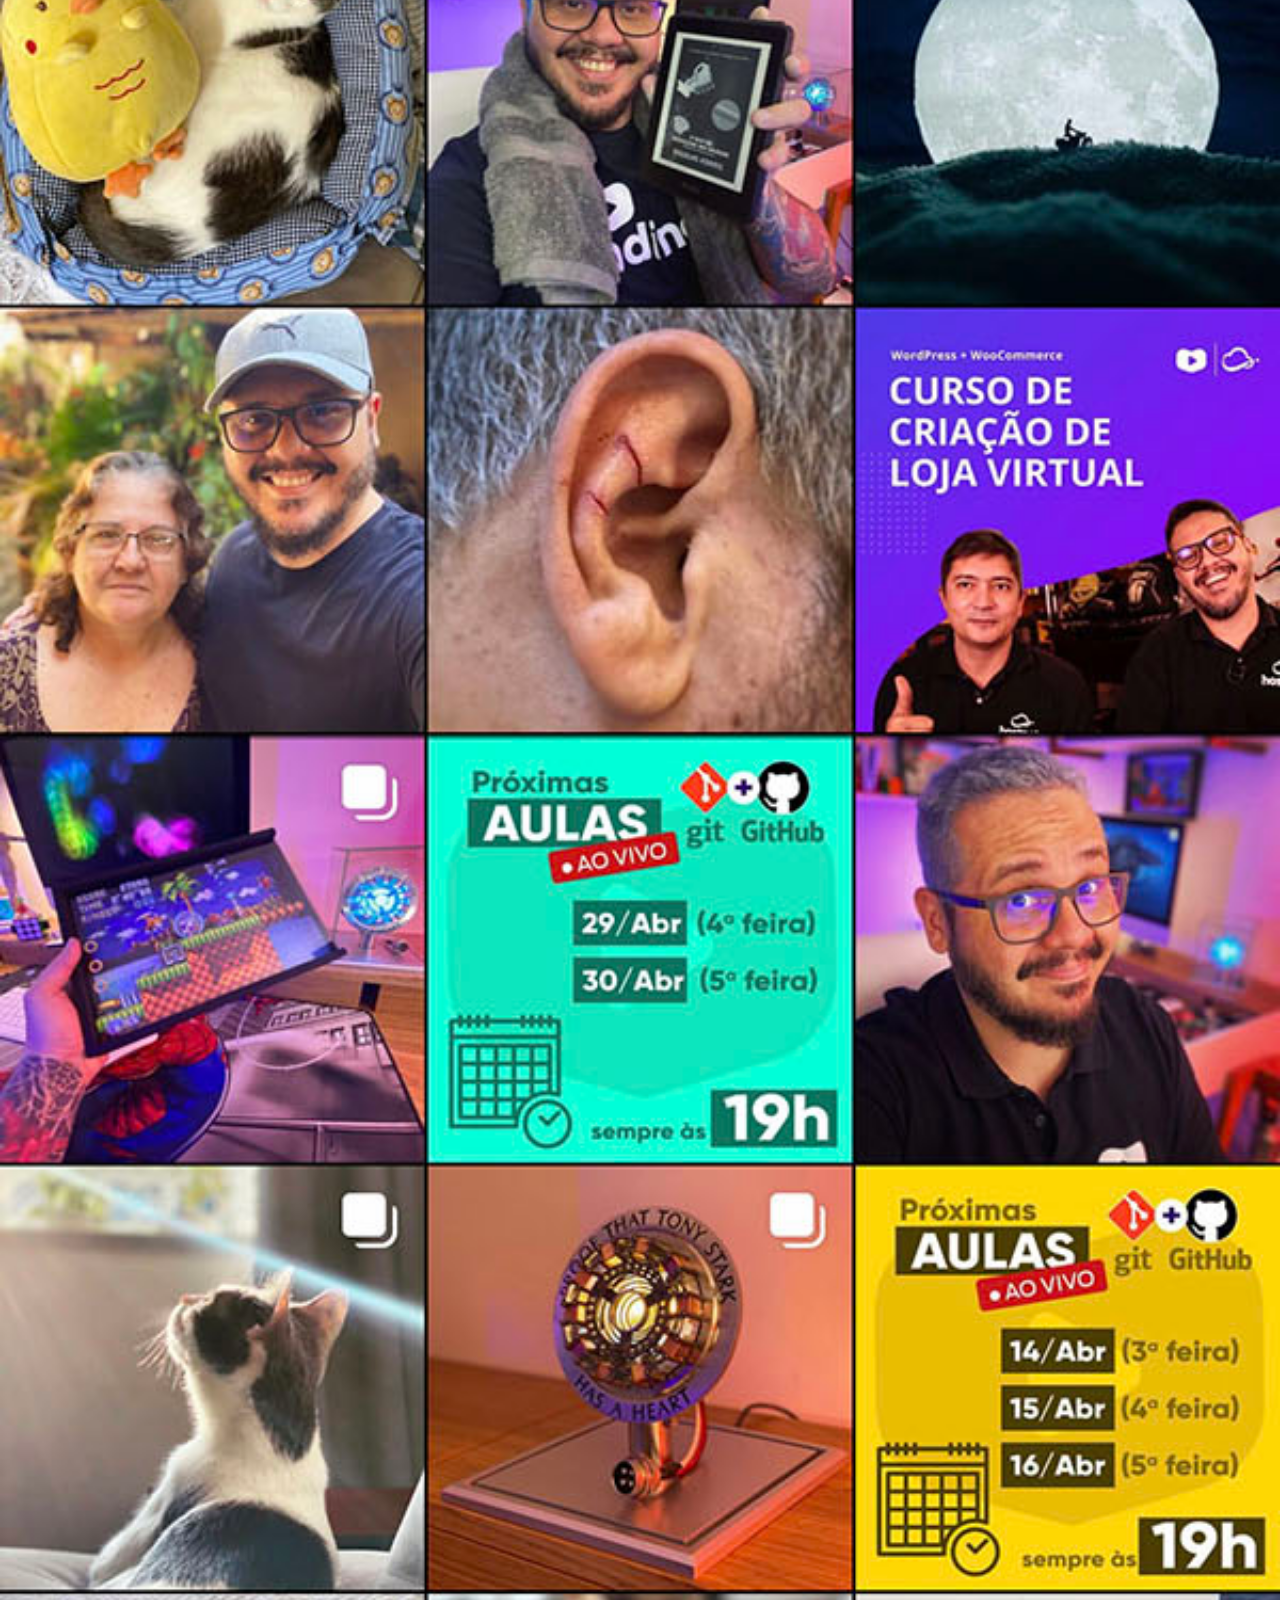
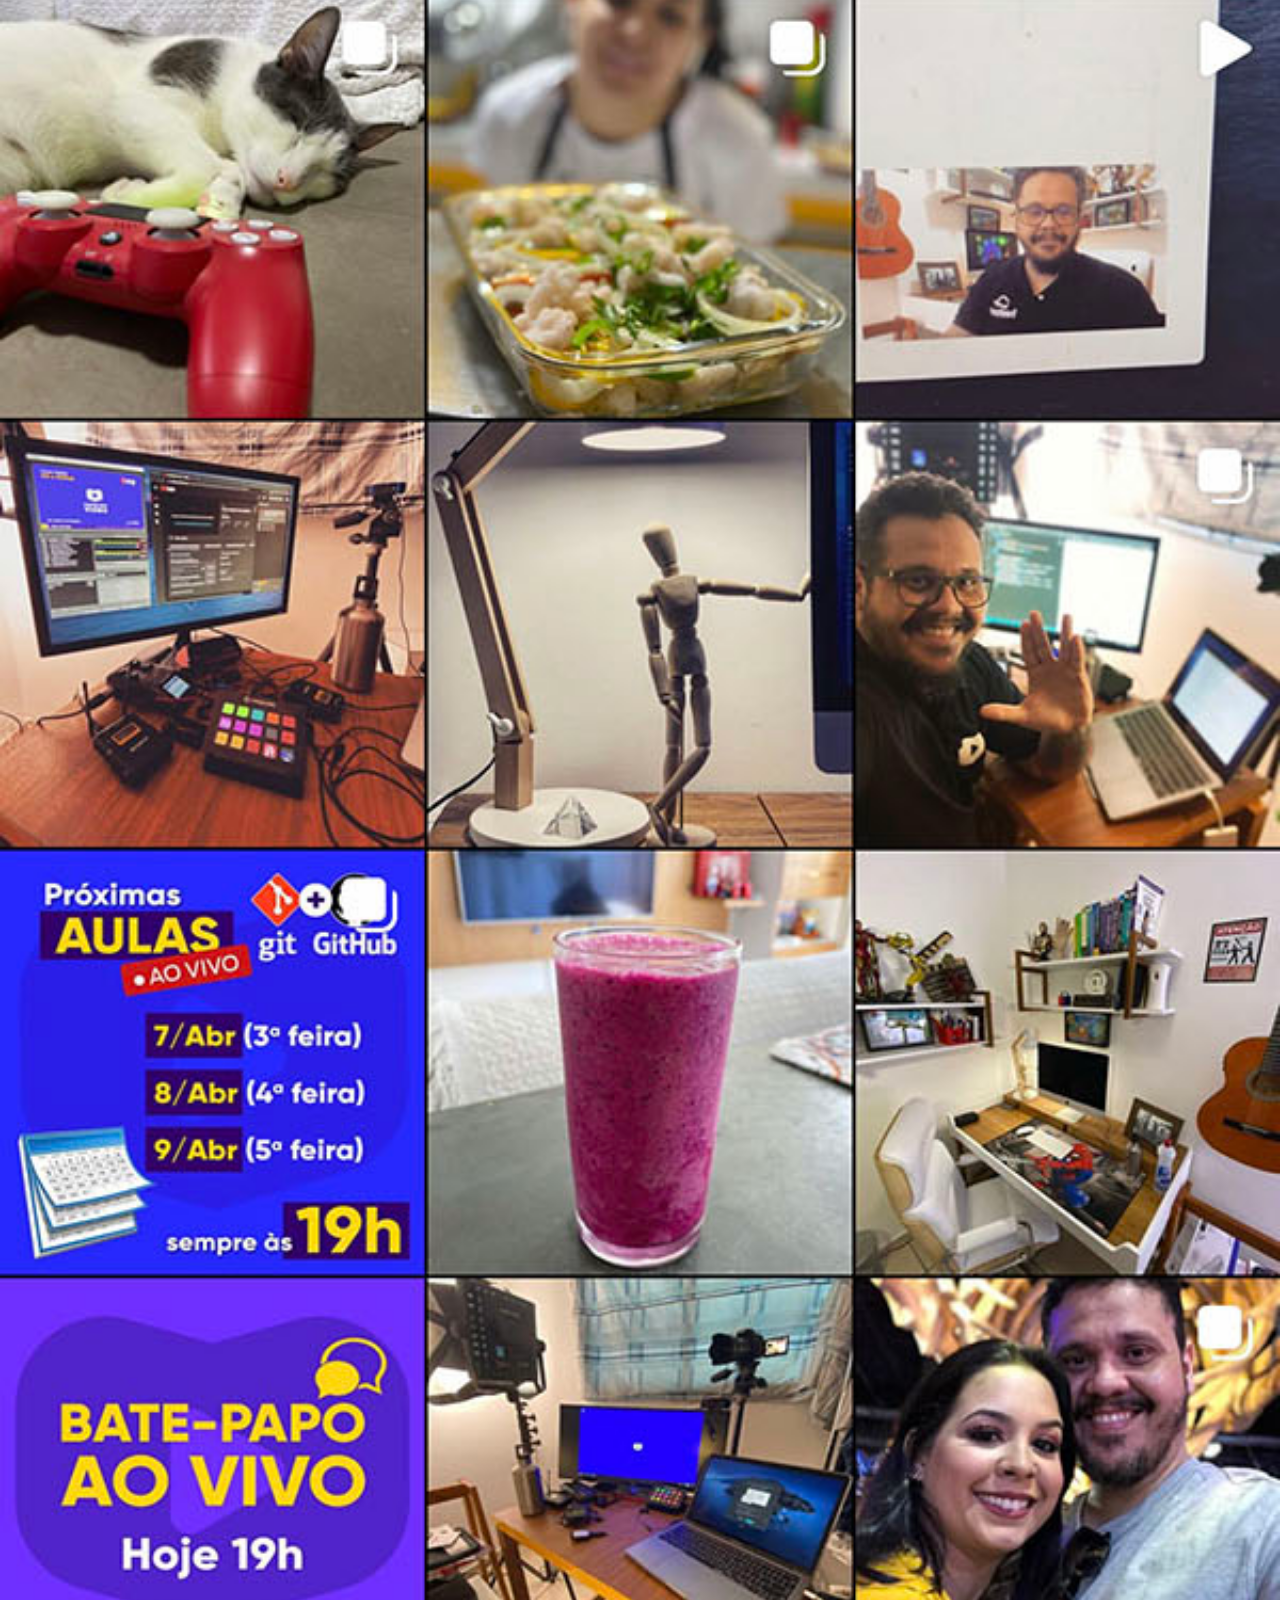
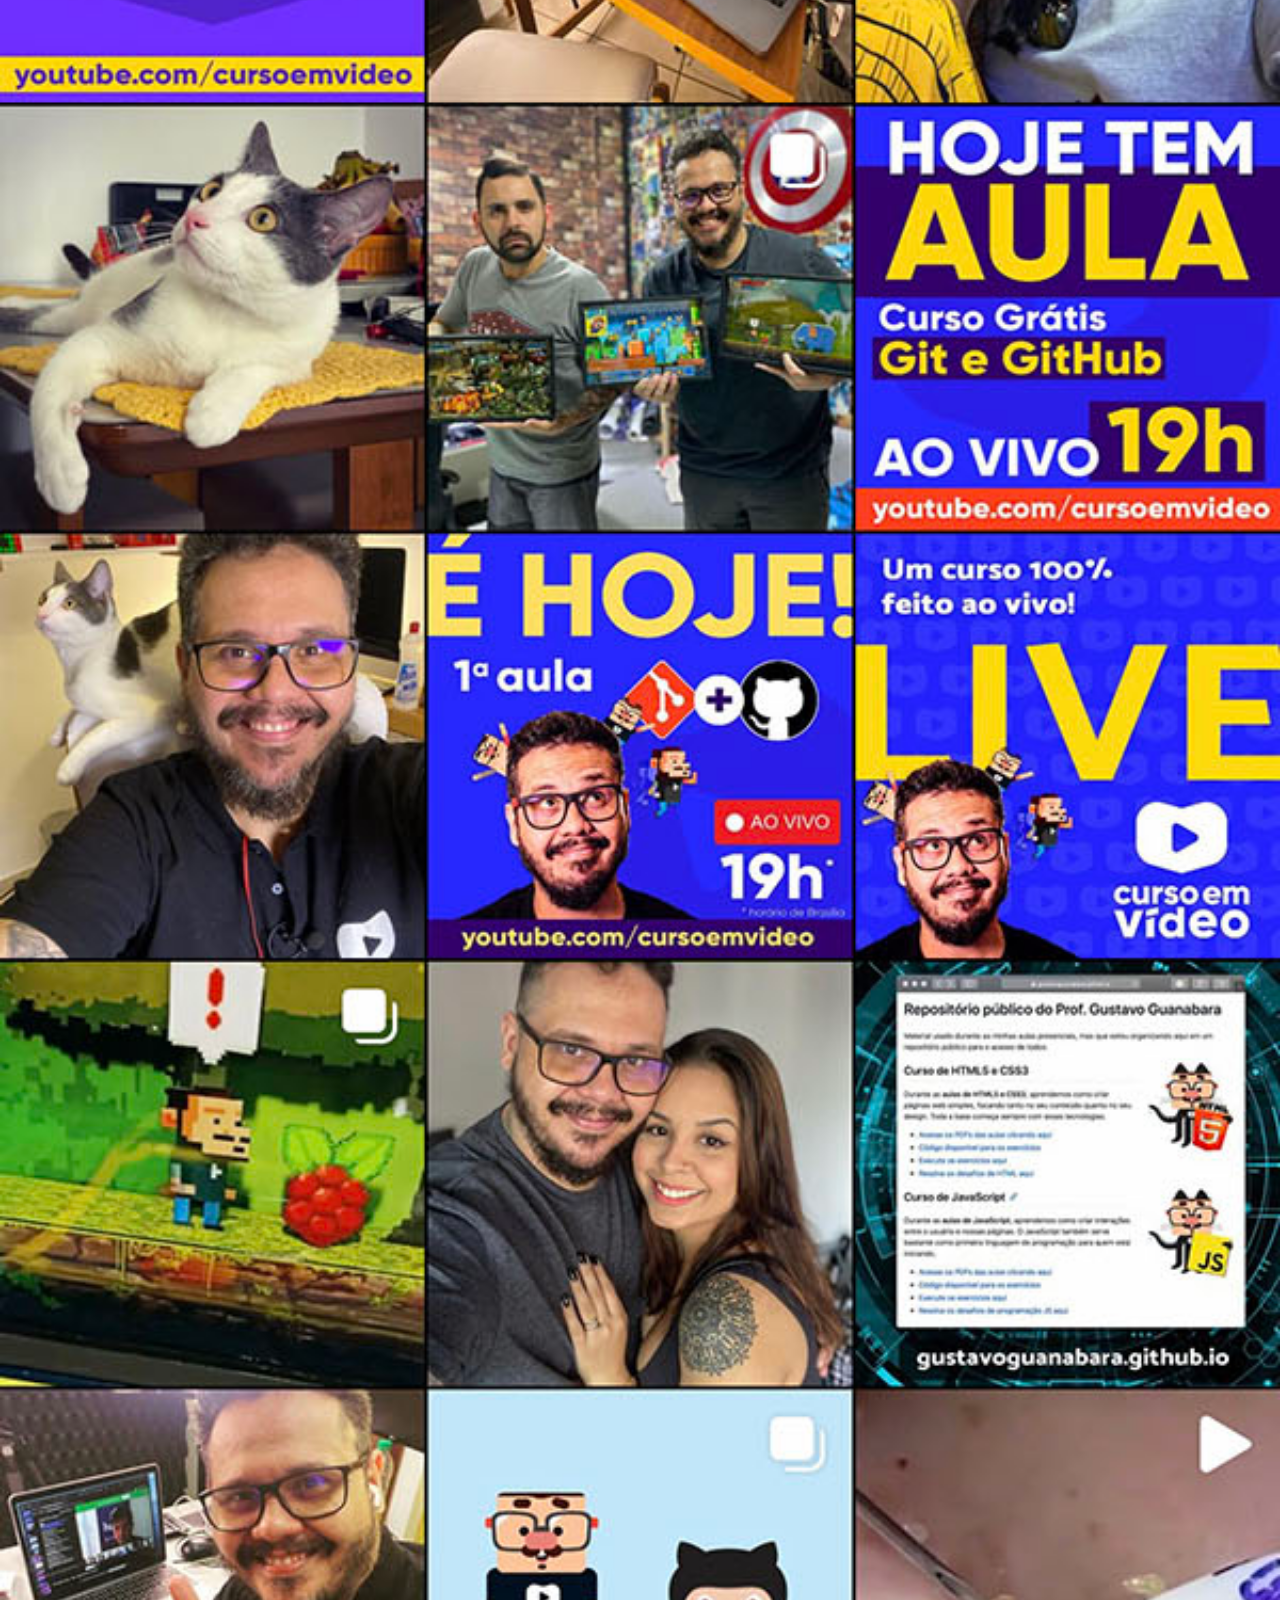
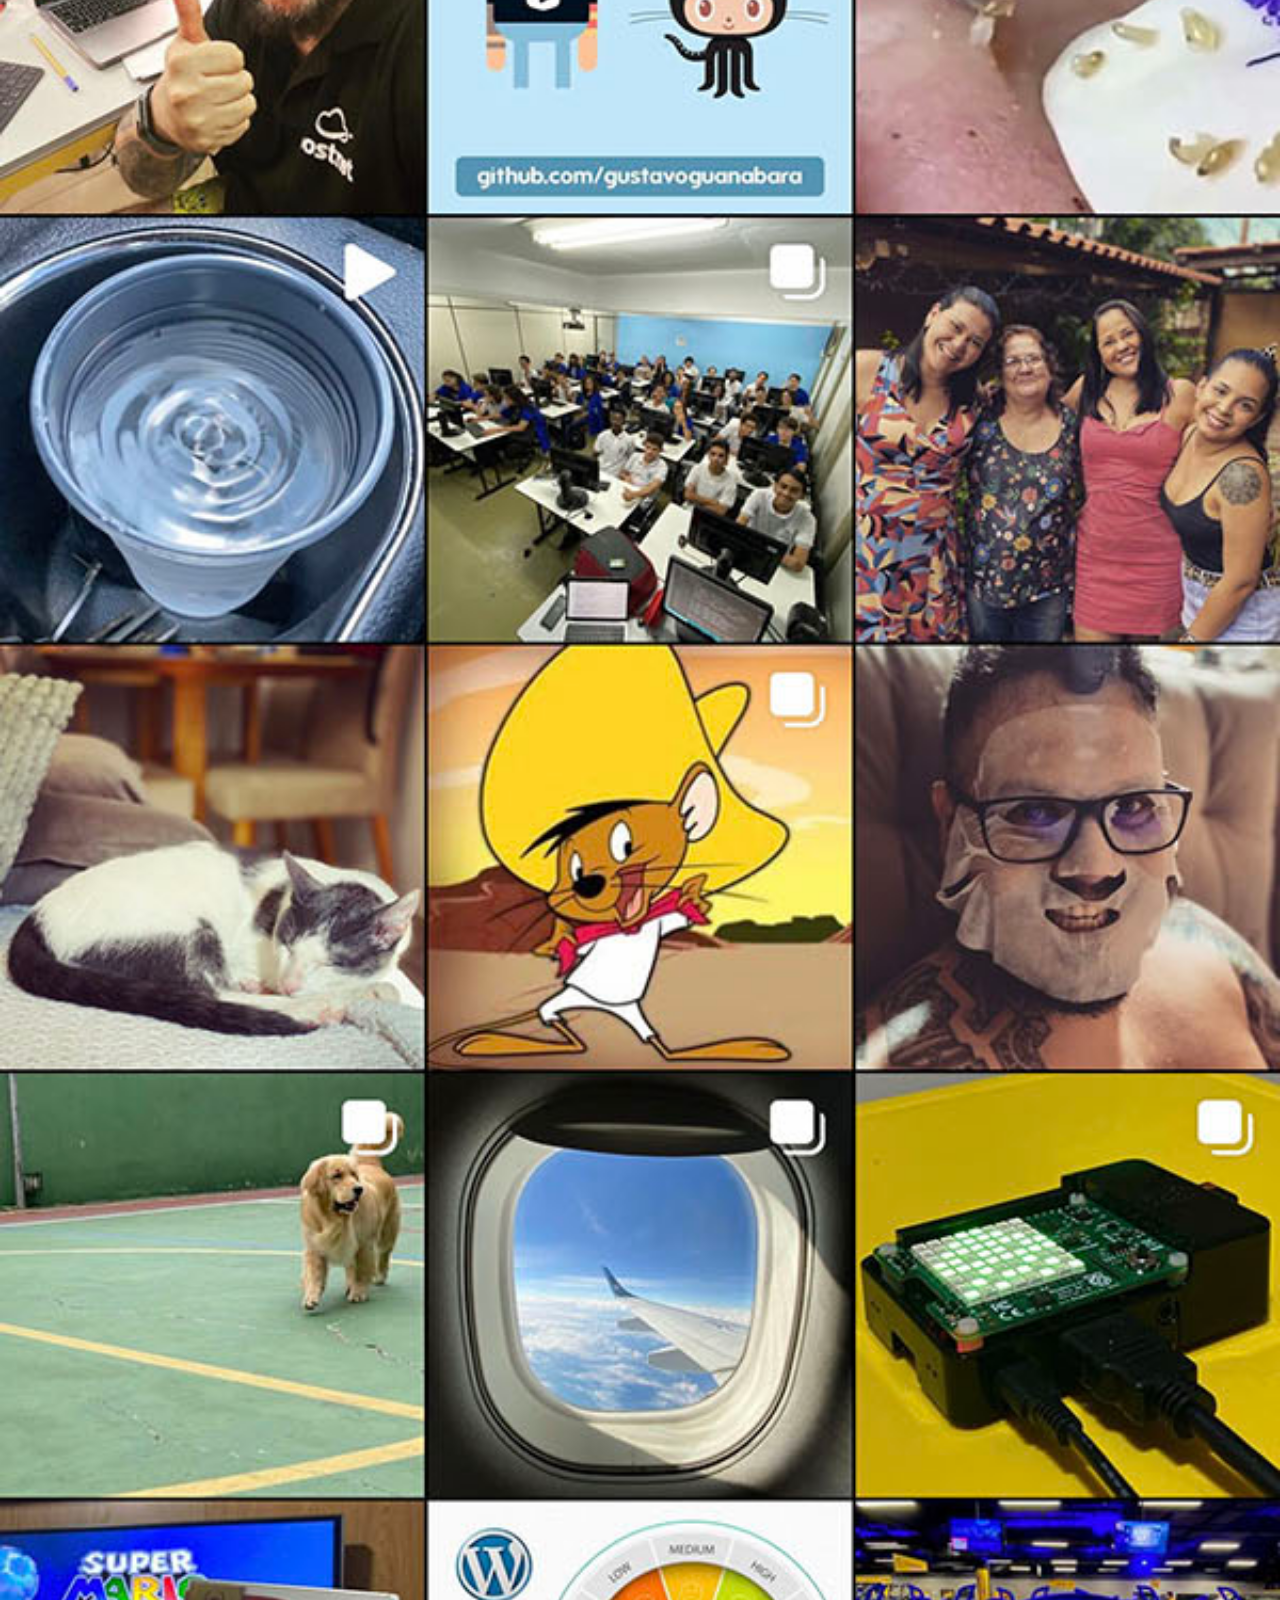
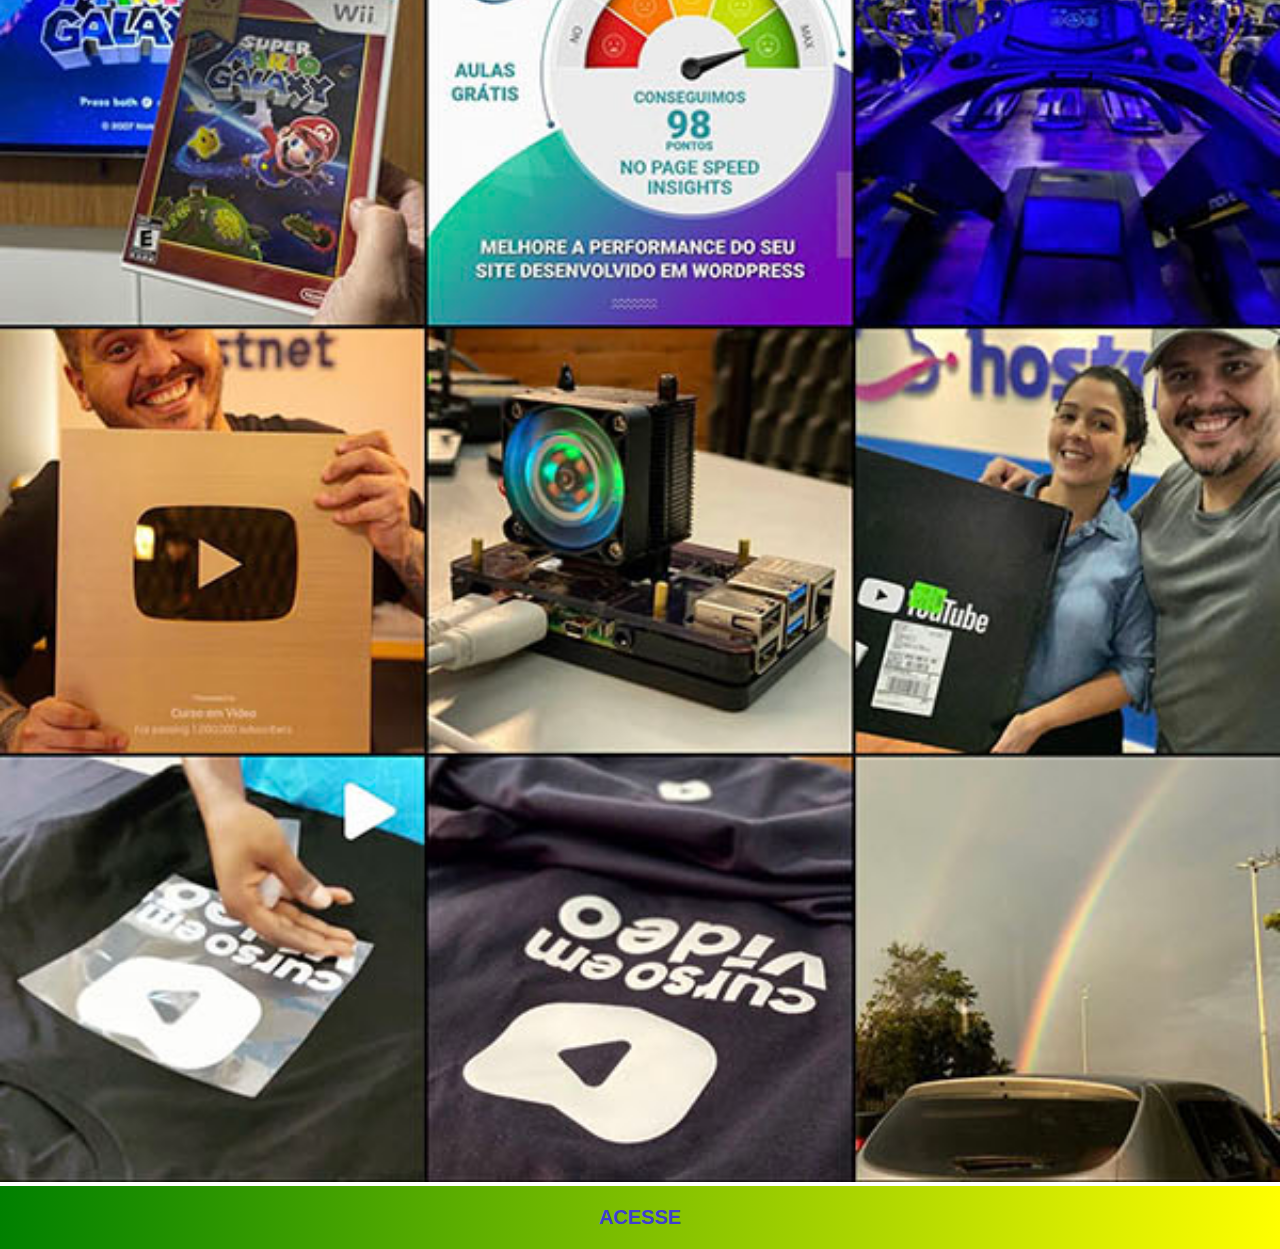
<file: instagram.html>
<!DOCTYPE html>
<html lang="pt">
<head>
    <meta charset="UTF-8">
    <meta name="viewport" content="width=device-width, initial-scale=1.0">
    <title>Github</title>
    <link rel="stylesheet" href="estilos/estilos-sociais.css">
</head>
<body>

    <img src="imagens/tela-instagram.jpg" alt="instagram">

    <a href="https://instagram.com/gustavoguanabara">ACESSE</a>
    
</body>
</html>
</file>
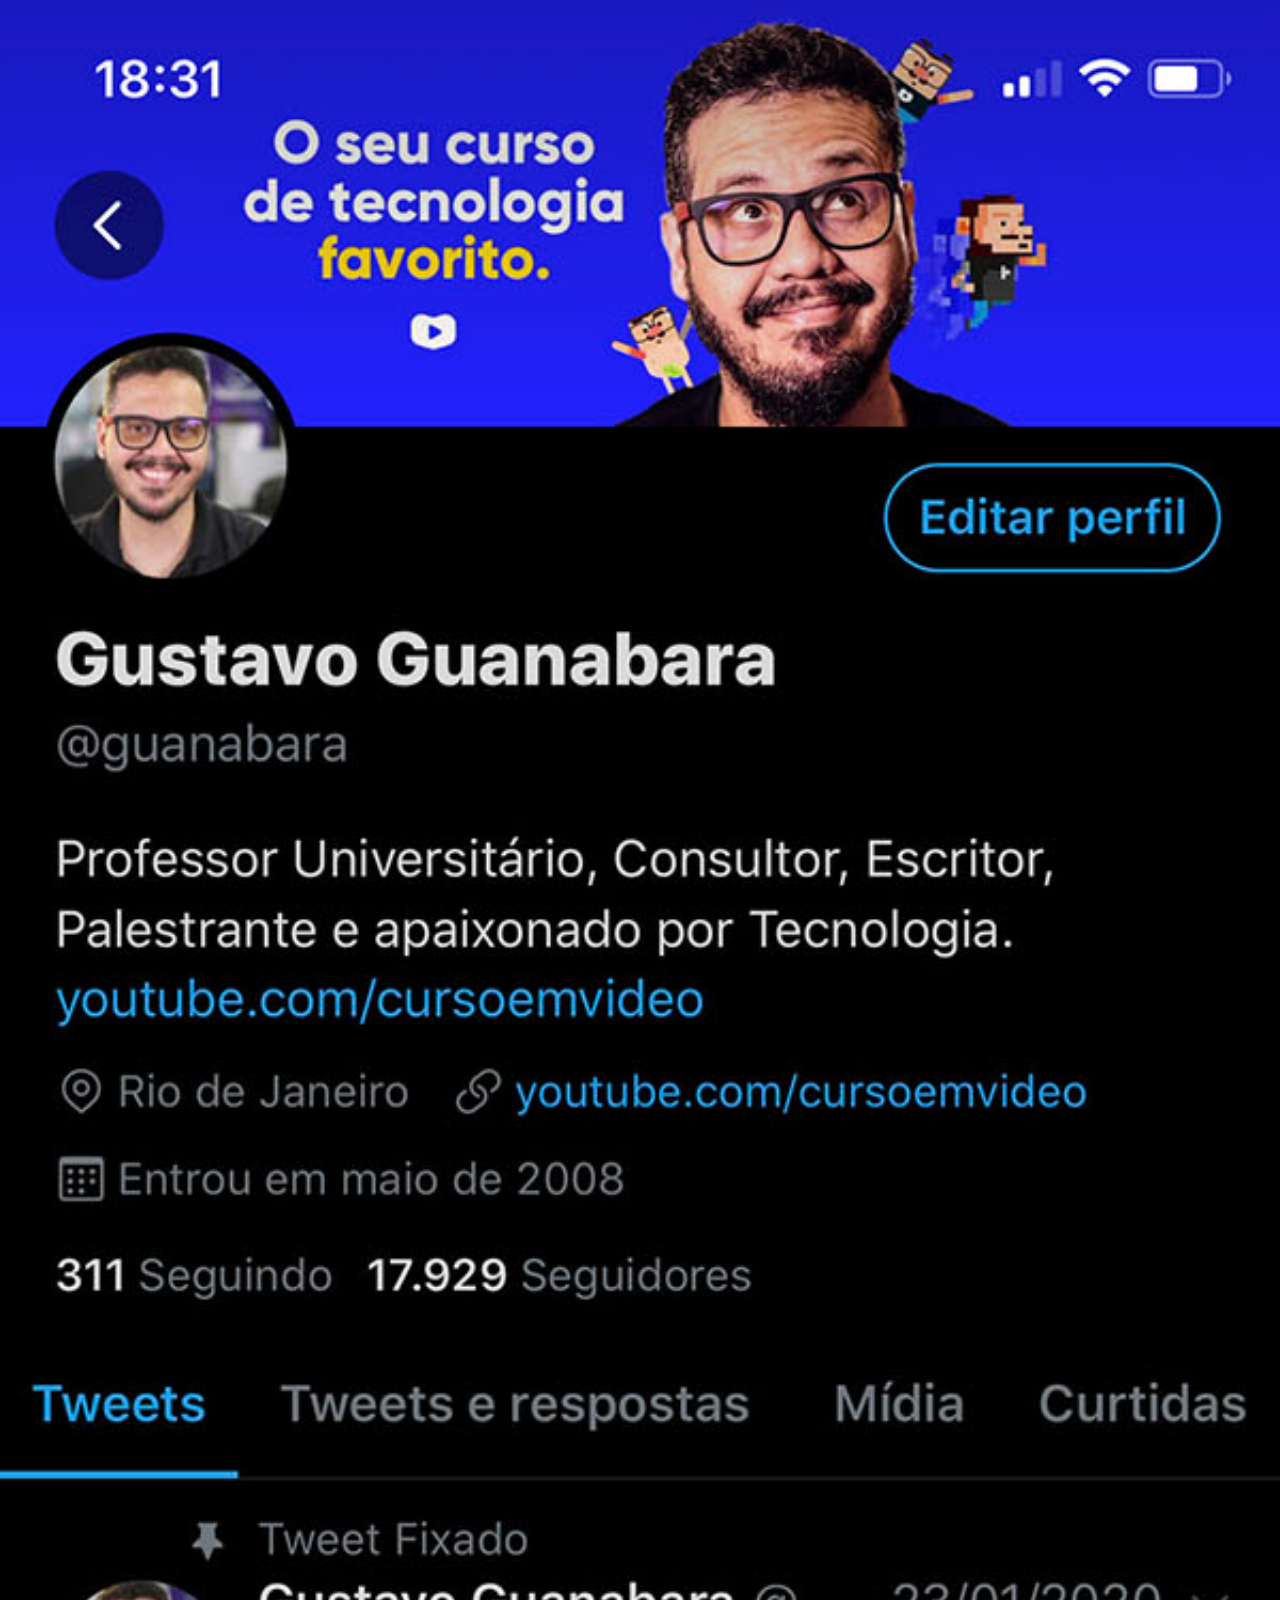
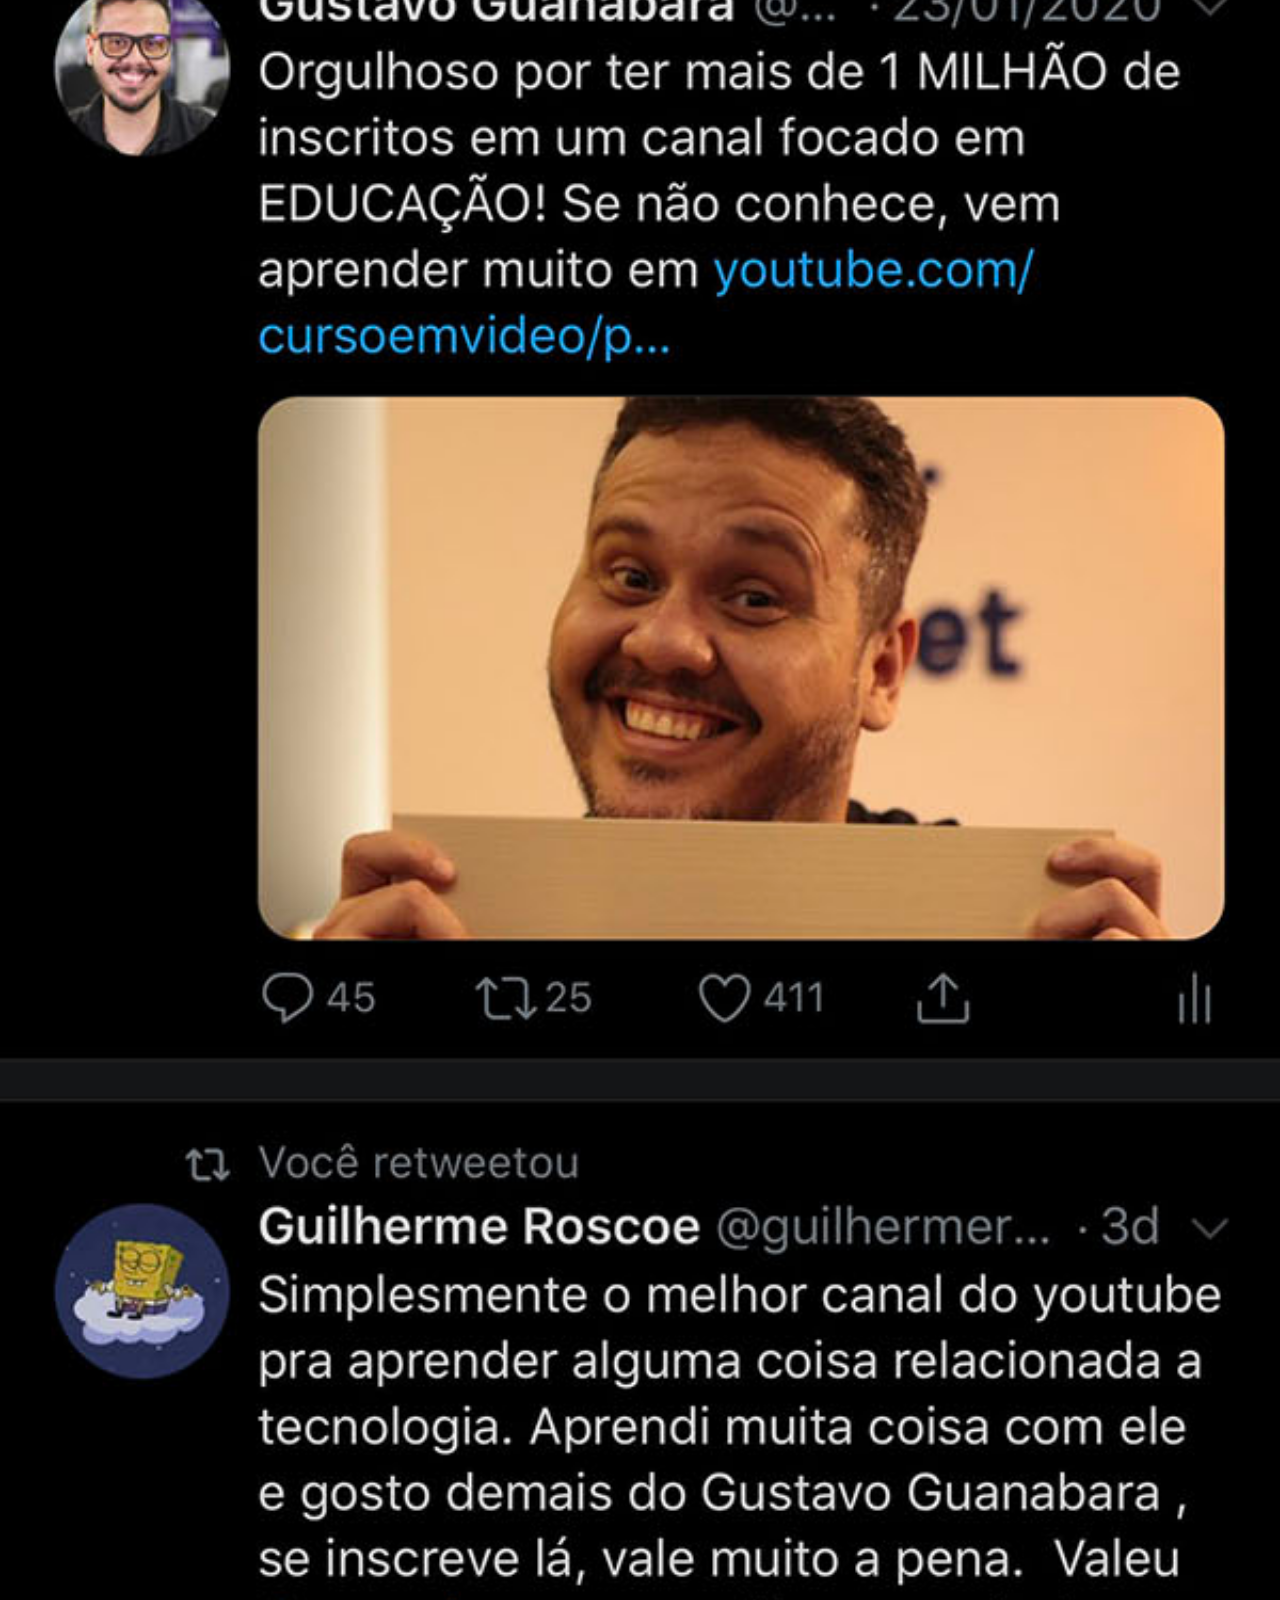
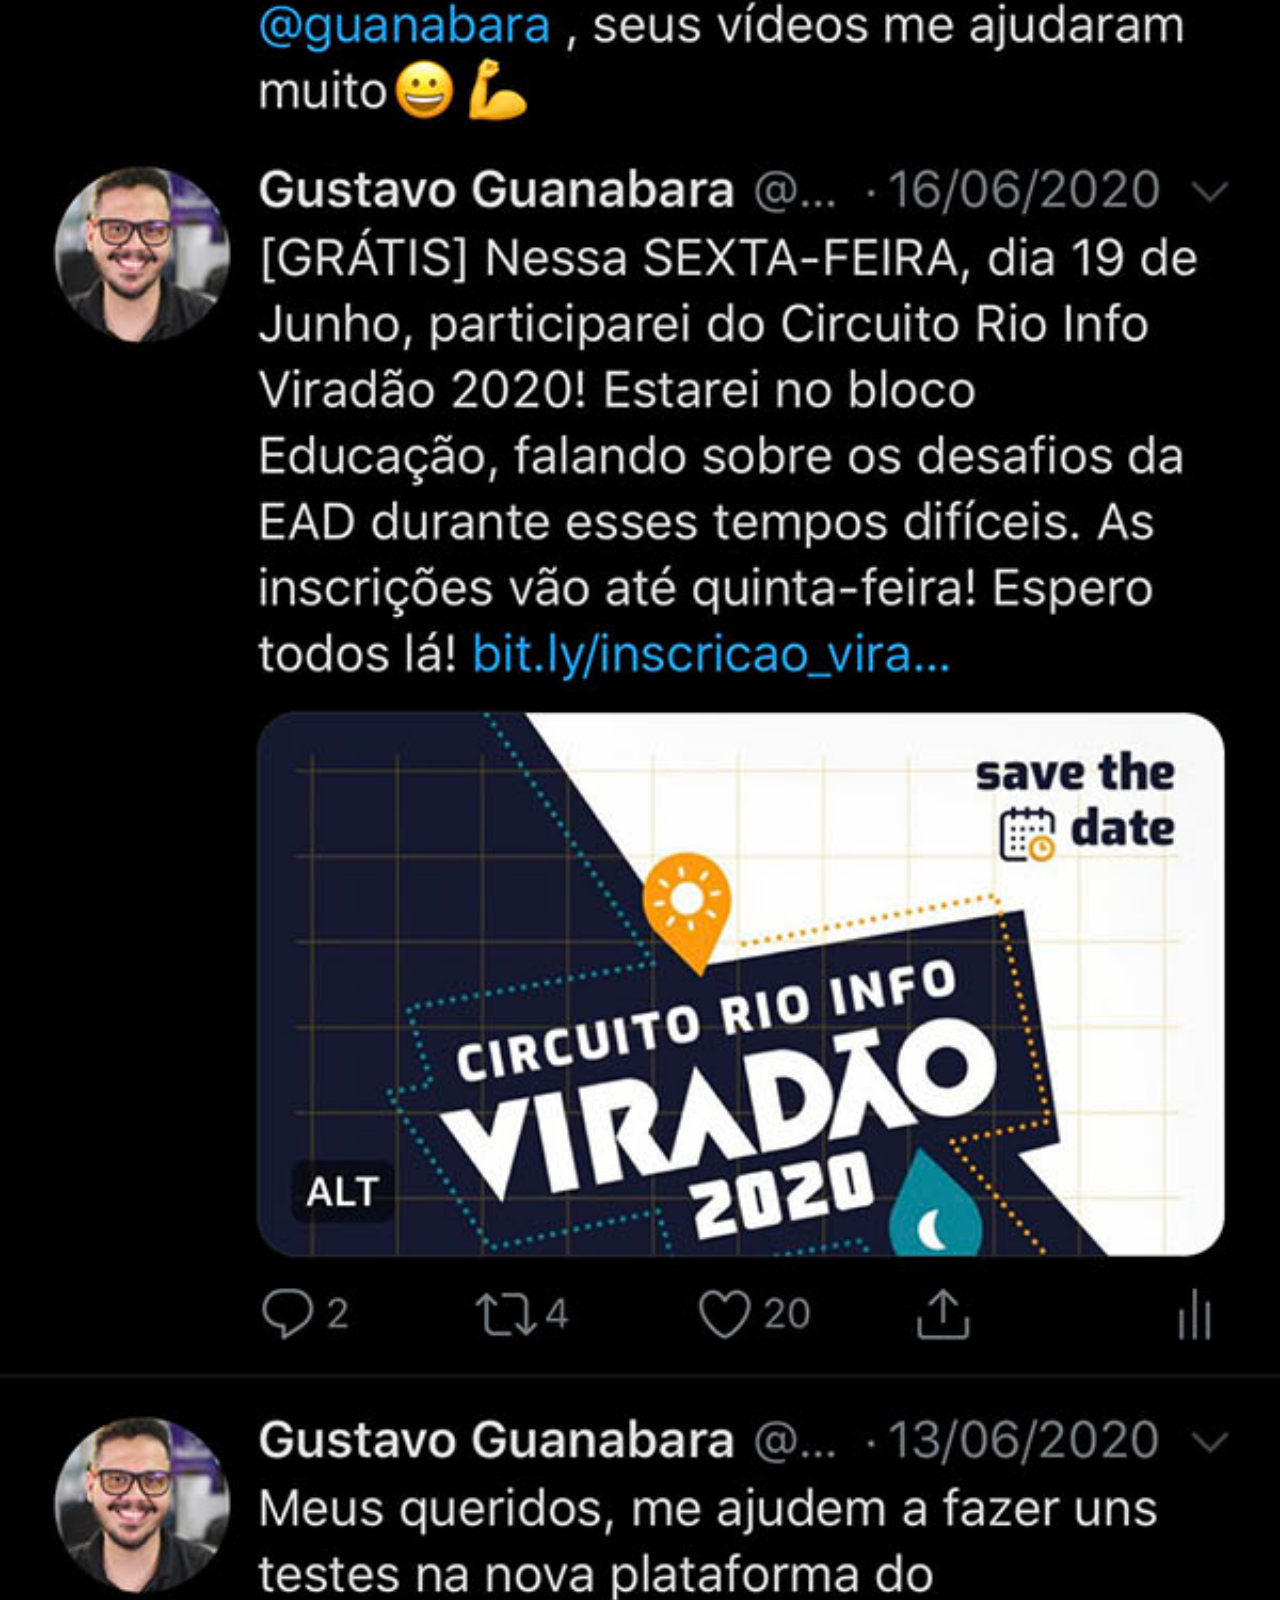
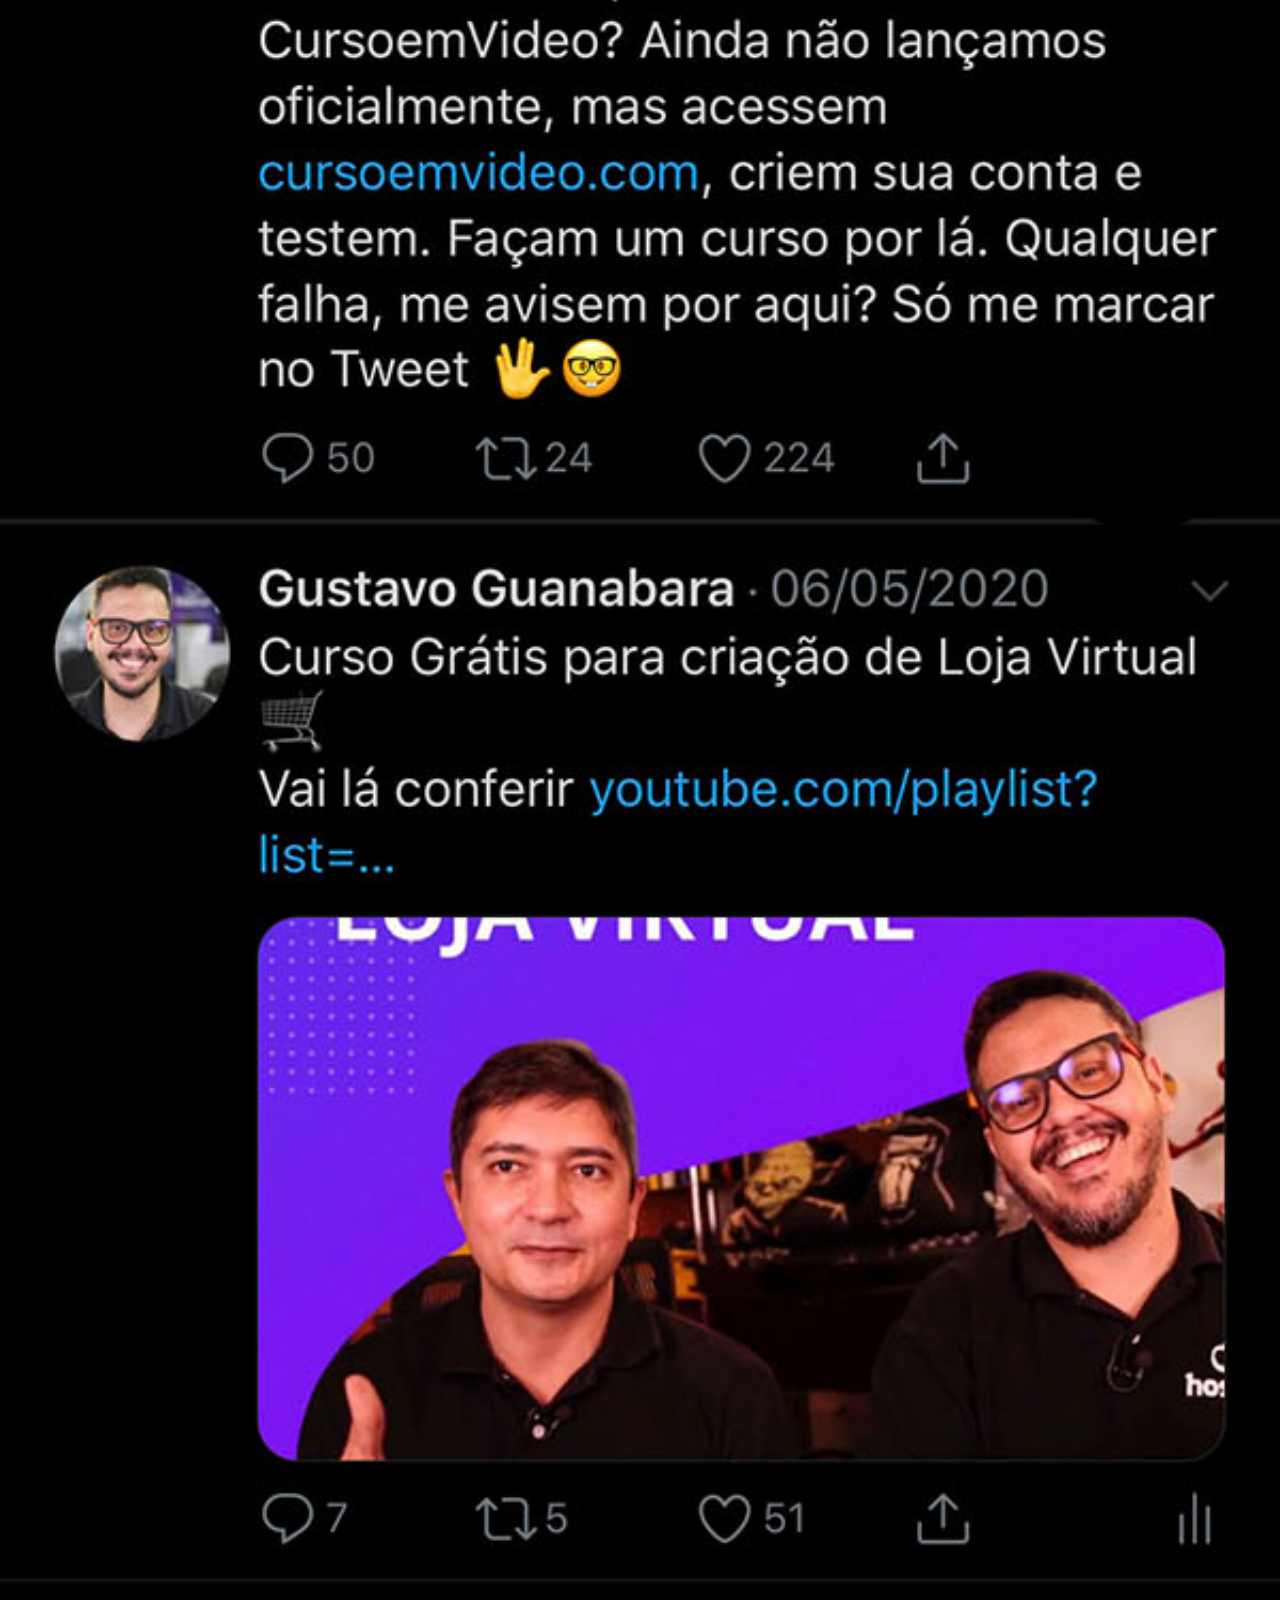
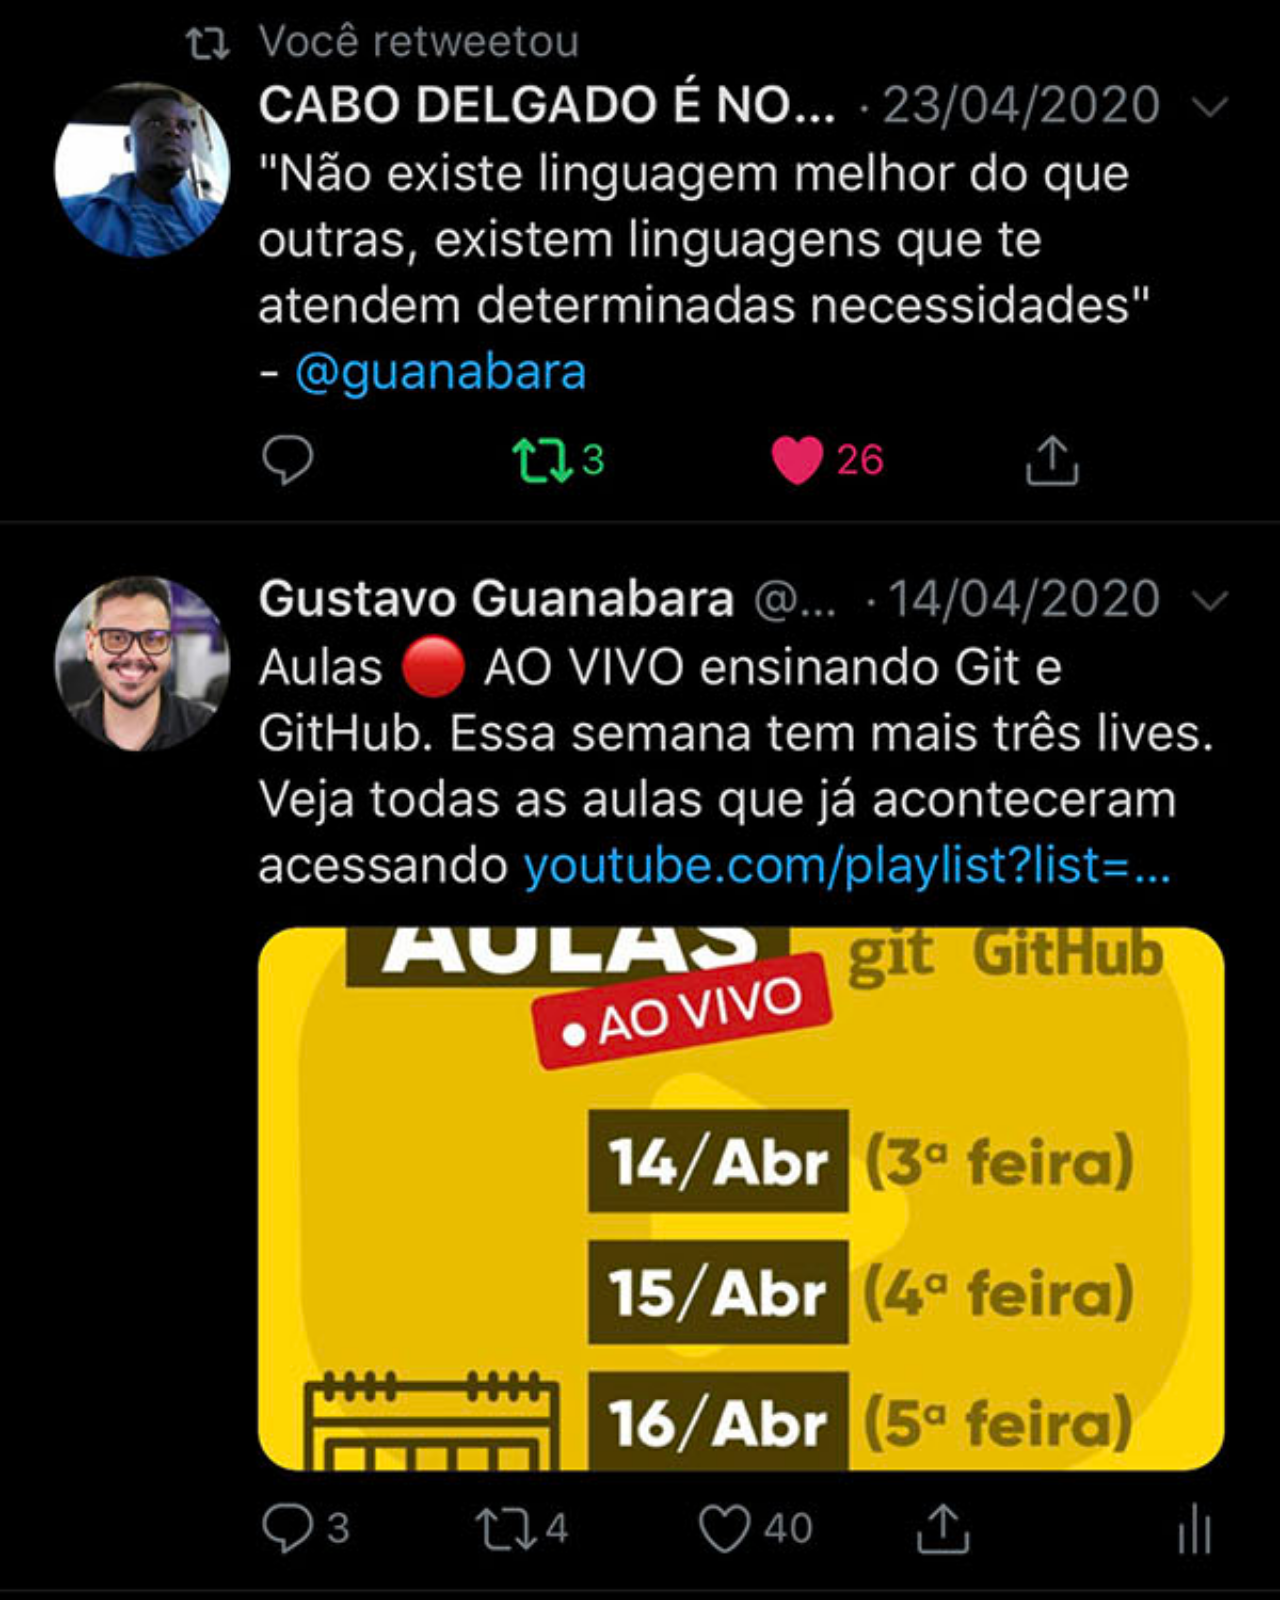
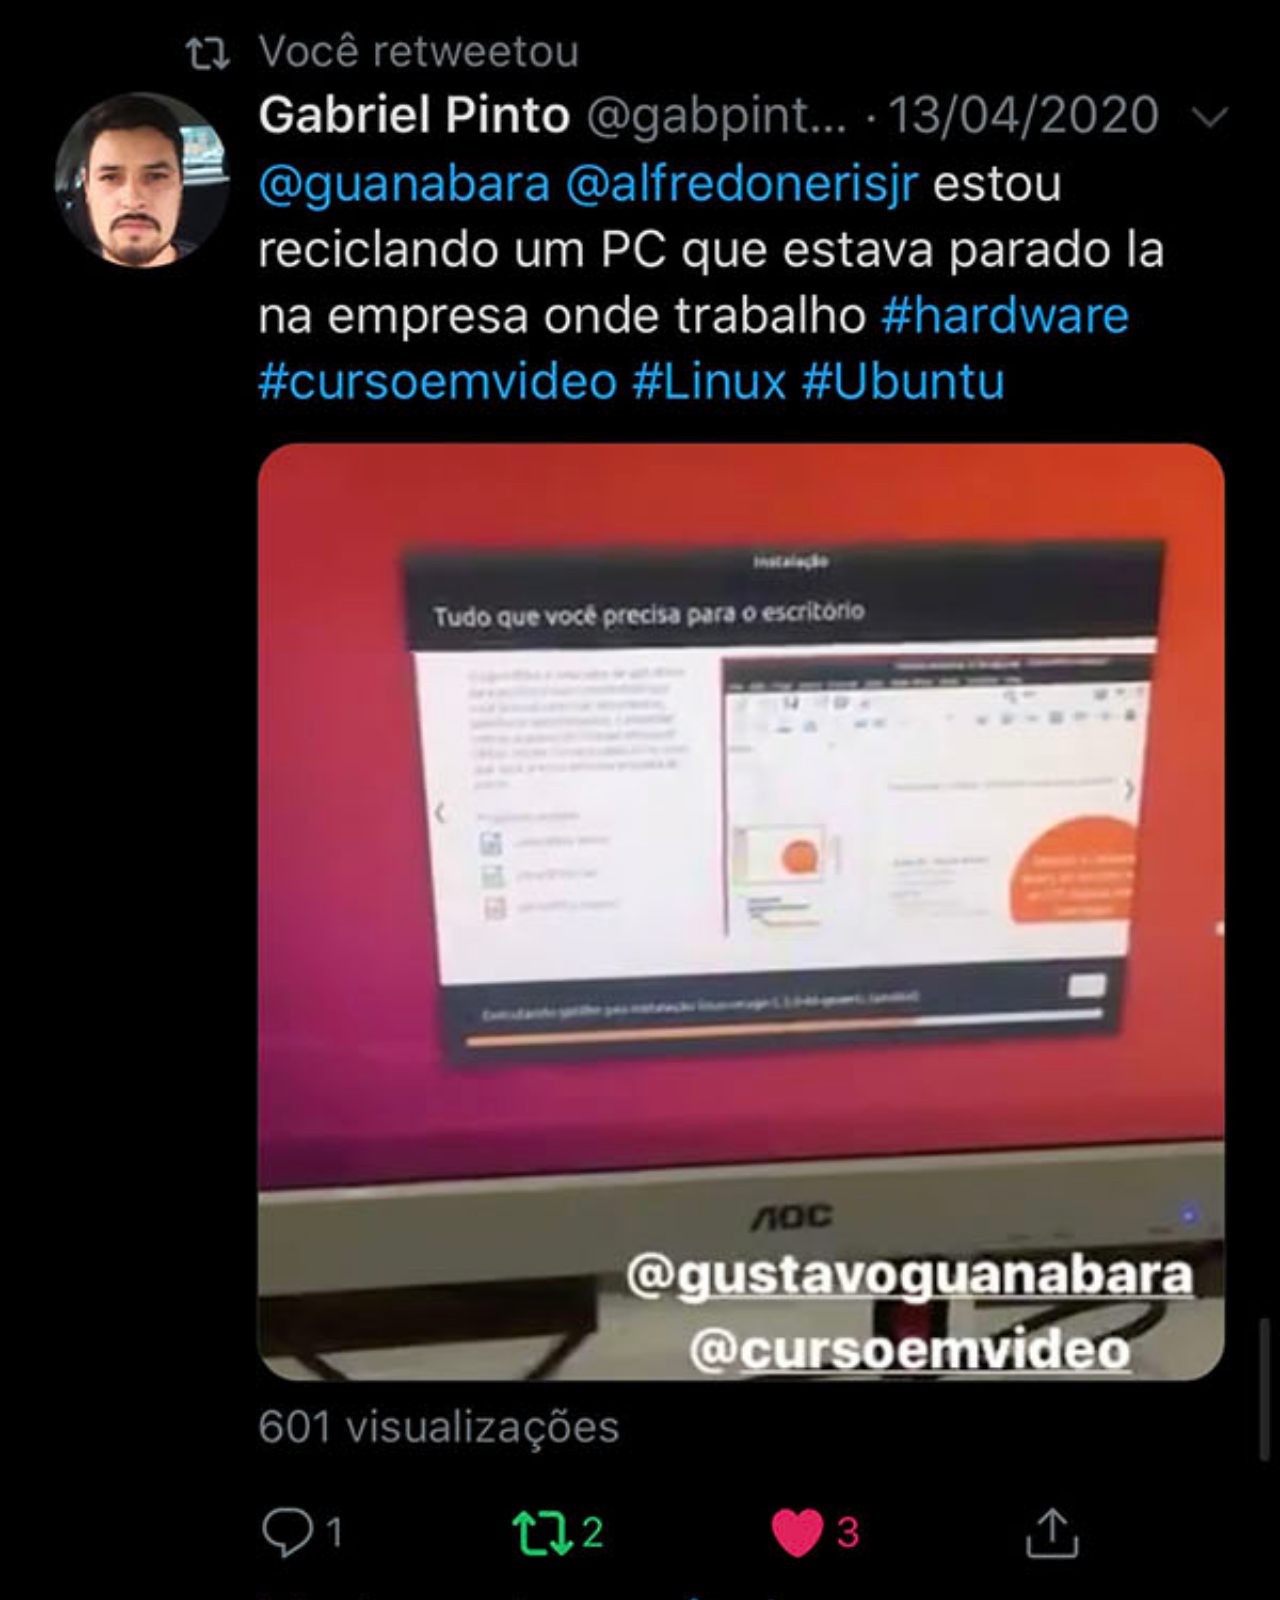
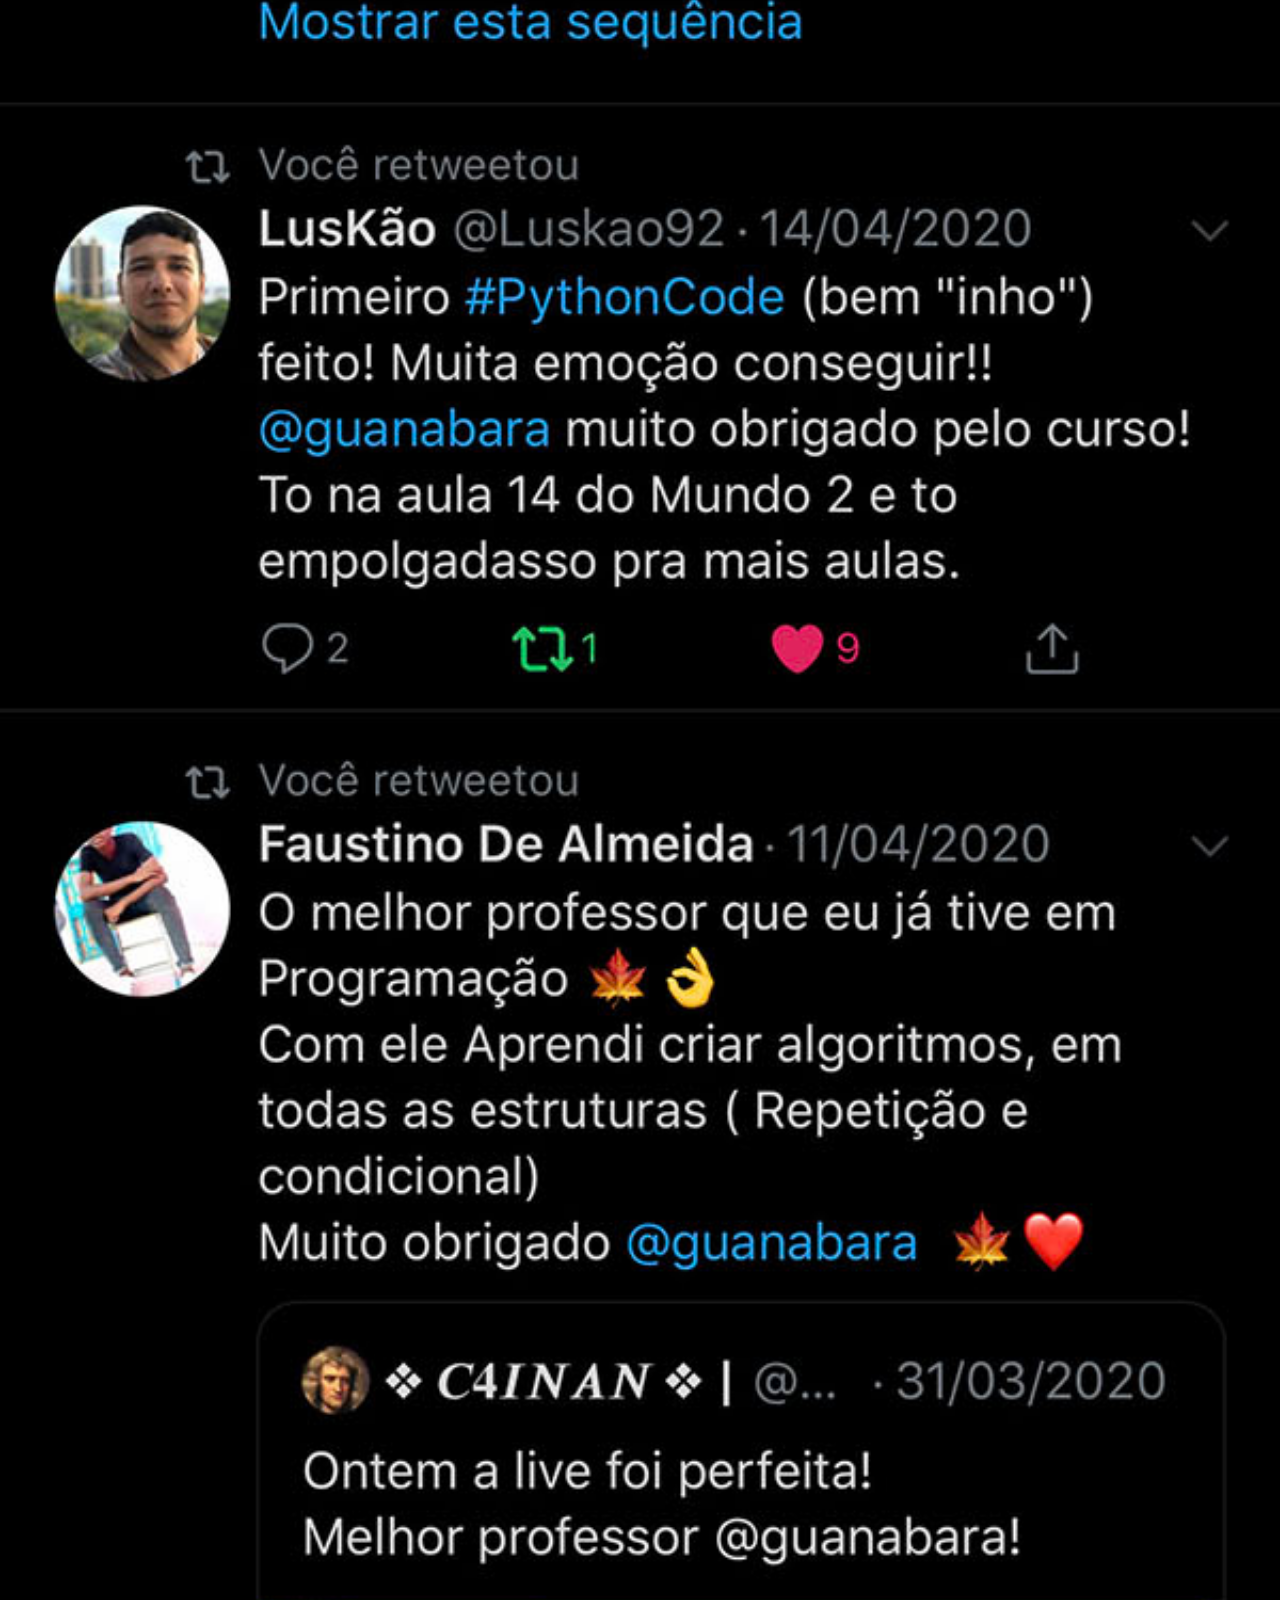
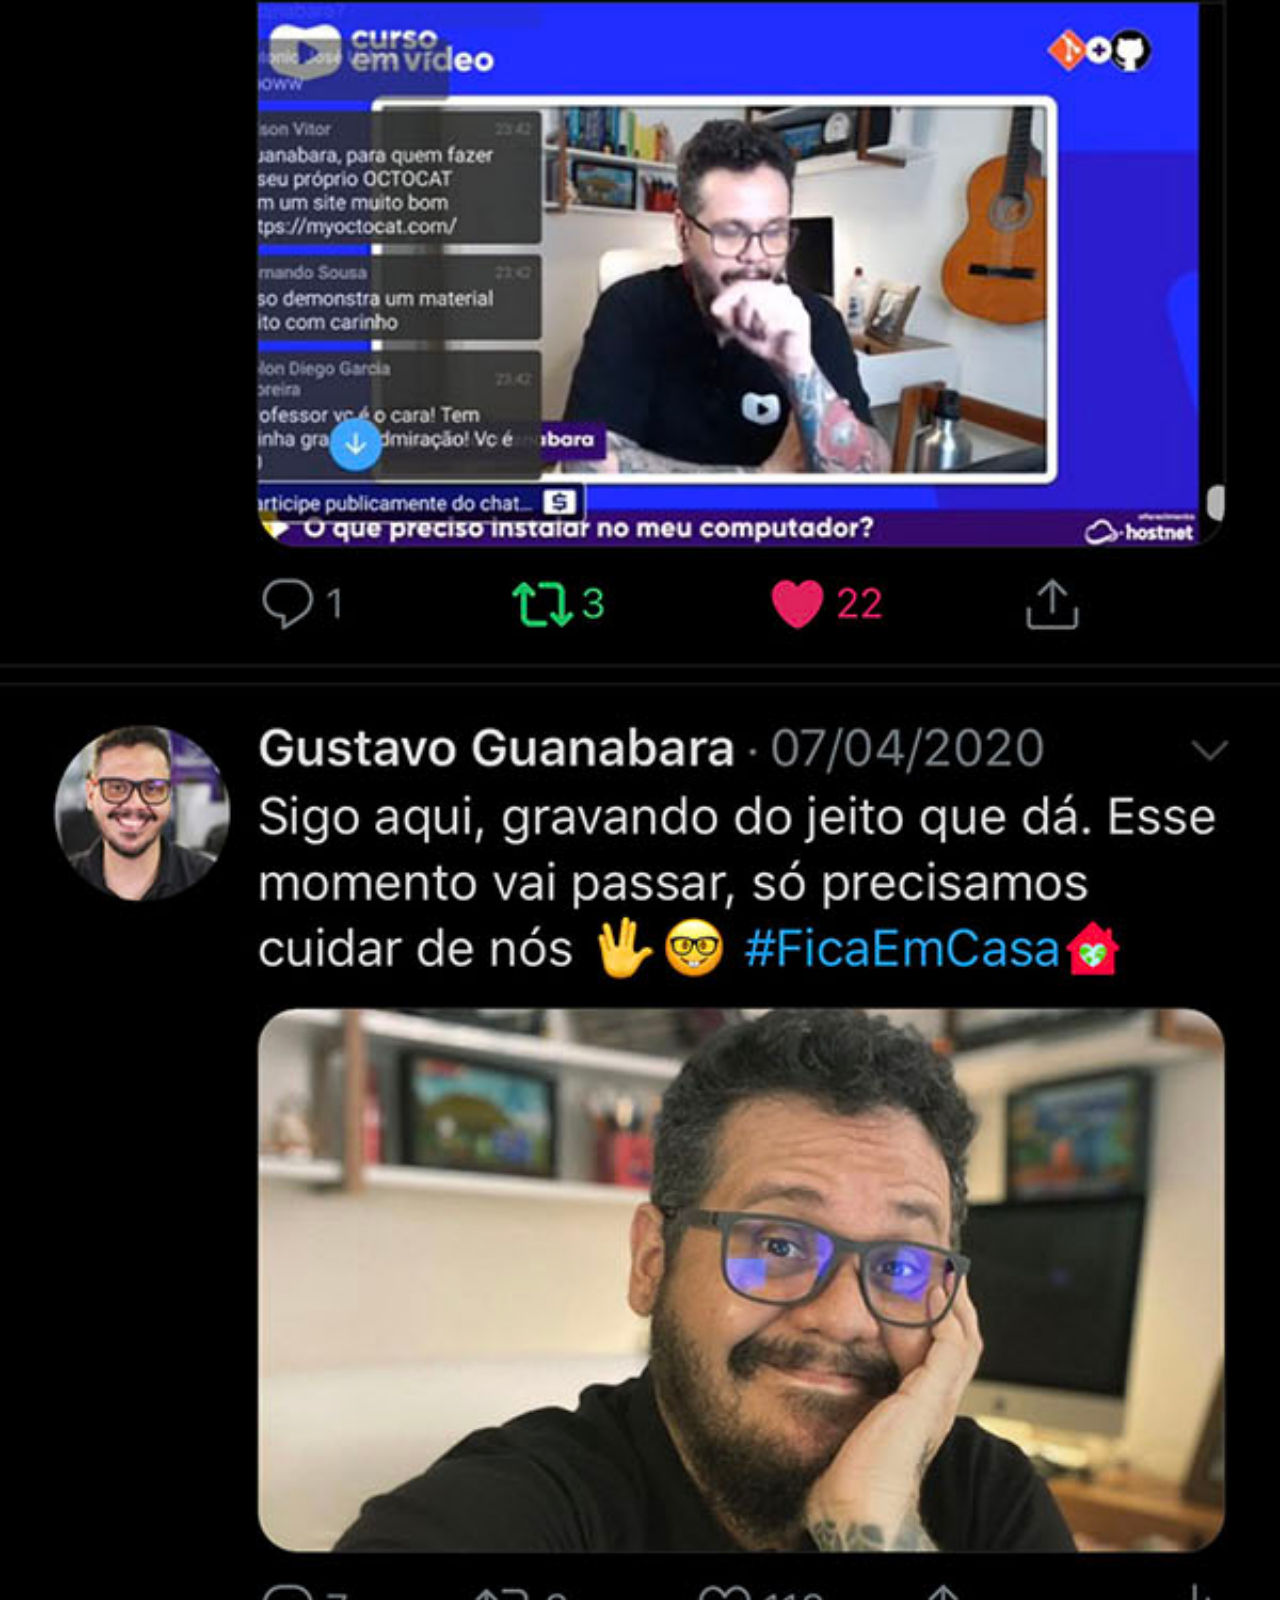
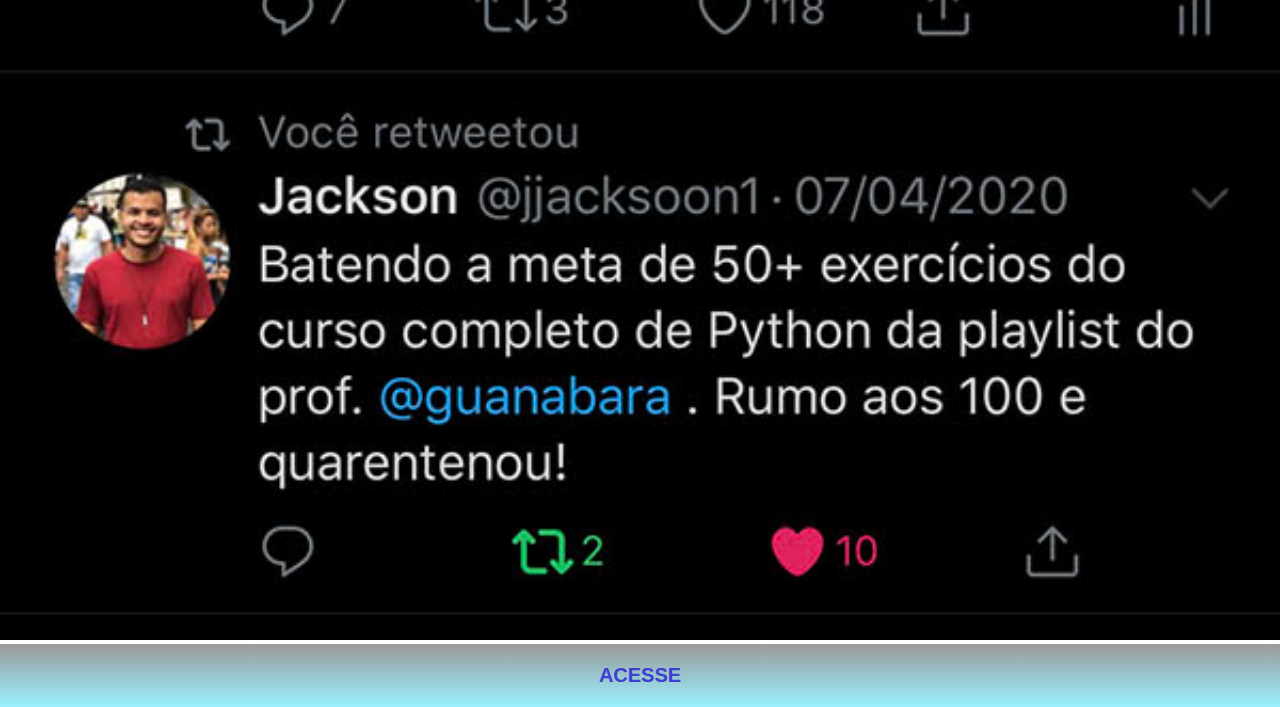
<file: twitter.html>
<!DOCTYPE html>
<html lang="pt">
<head>
    <meta charset="UTF-8">
    <meta name="viewport" content="width=device-width, initial-scale=1.0">
    <title>Github</title>
    <link rel="stylesheet" href="estilos/estilos-sociais.css">
    <style>
        a{
            background-image: linear-gradient(to bottom, rgba(83, 83, 83, 0.589), rgb(154, 240, 255));
        }
    </style>
</head>
<body>

    <img src="imagens/tela-twitter.jpg" alt="twitter">

    <a href="https://twitter.com/gustavoguanabara">ACESSE</a>
    
</body>
</html>
</file>
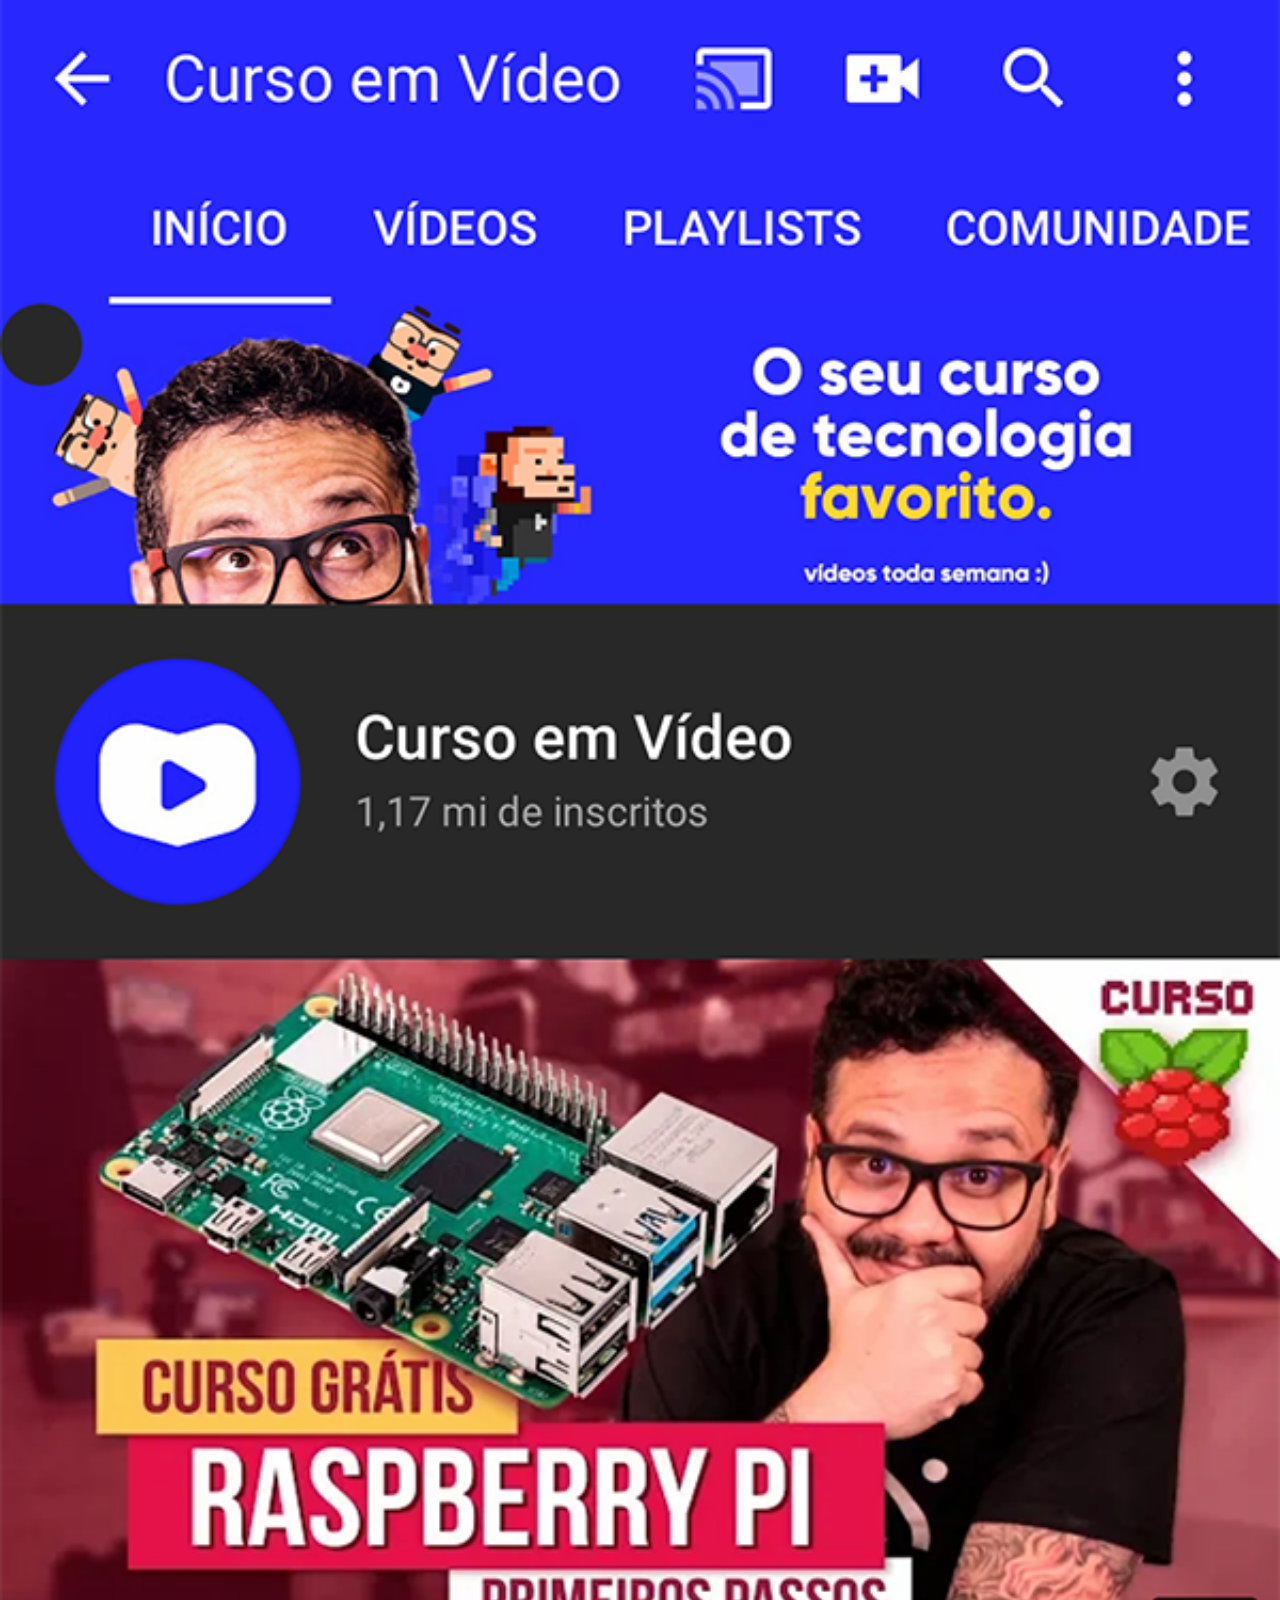
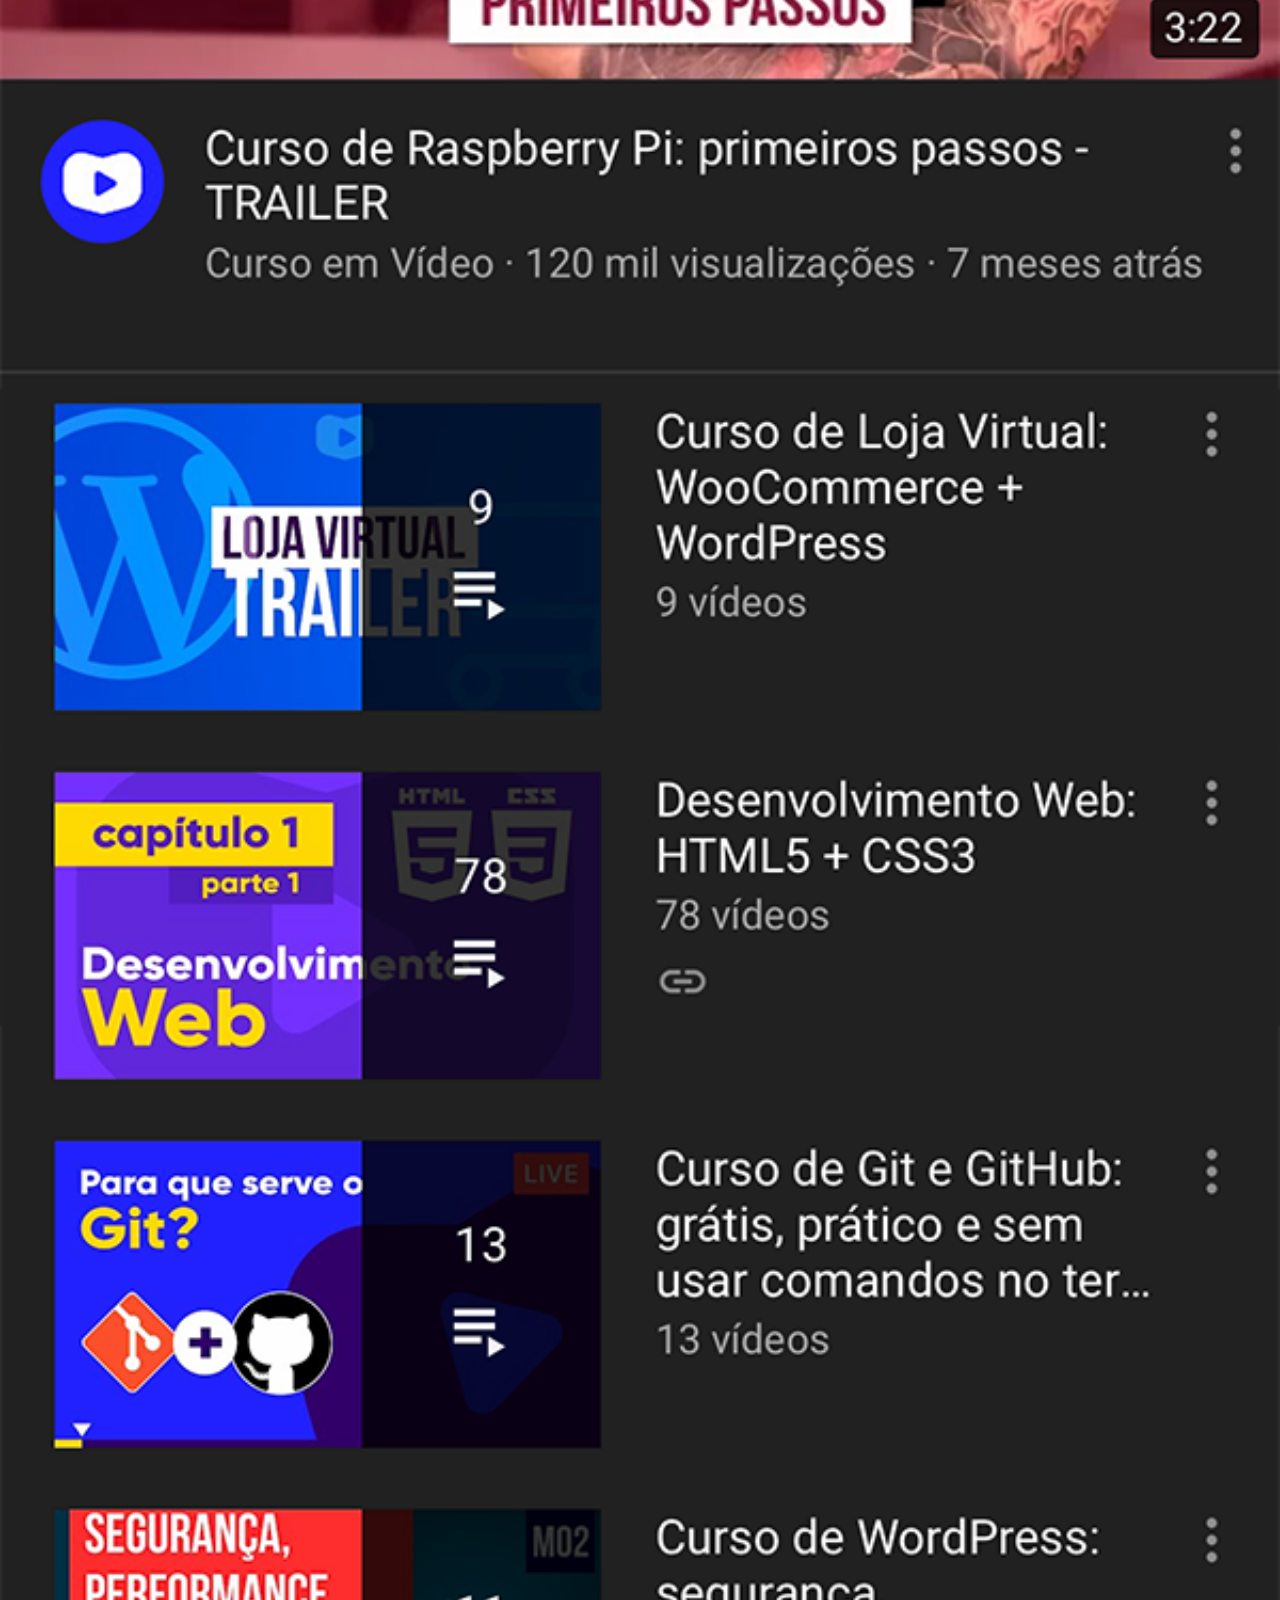
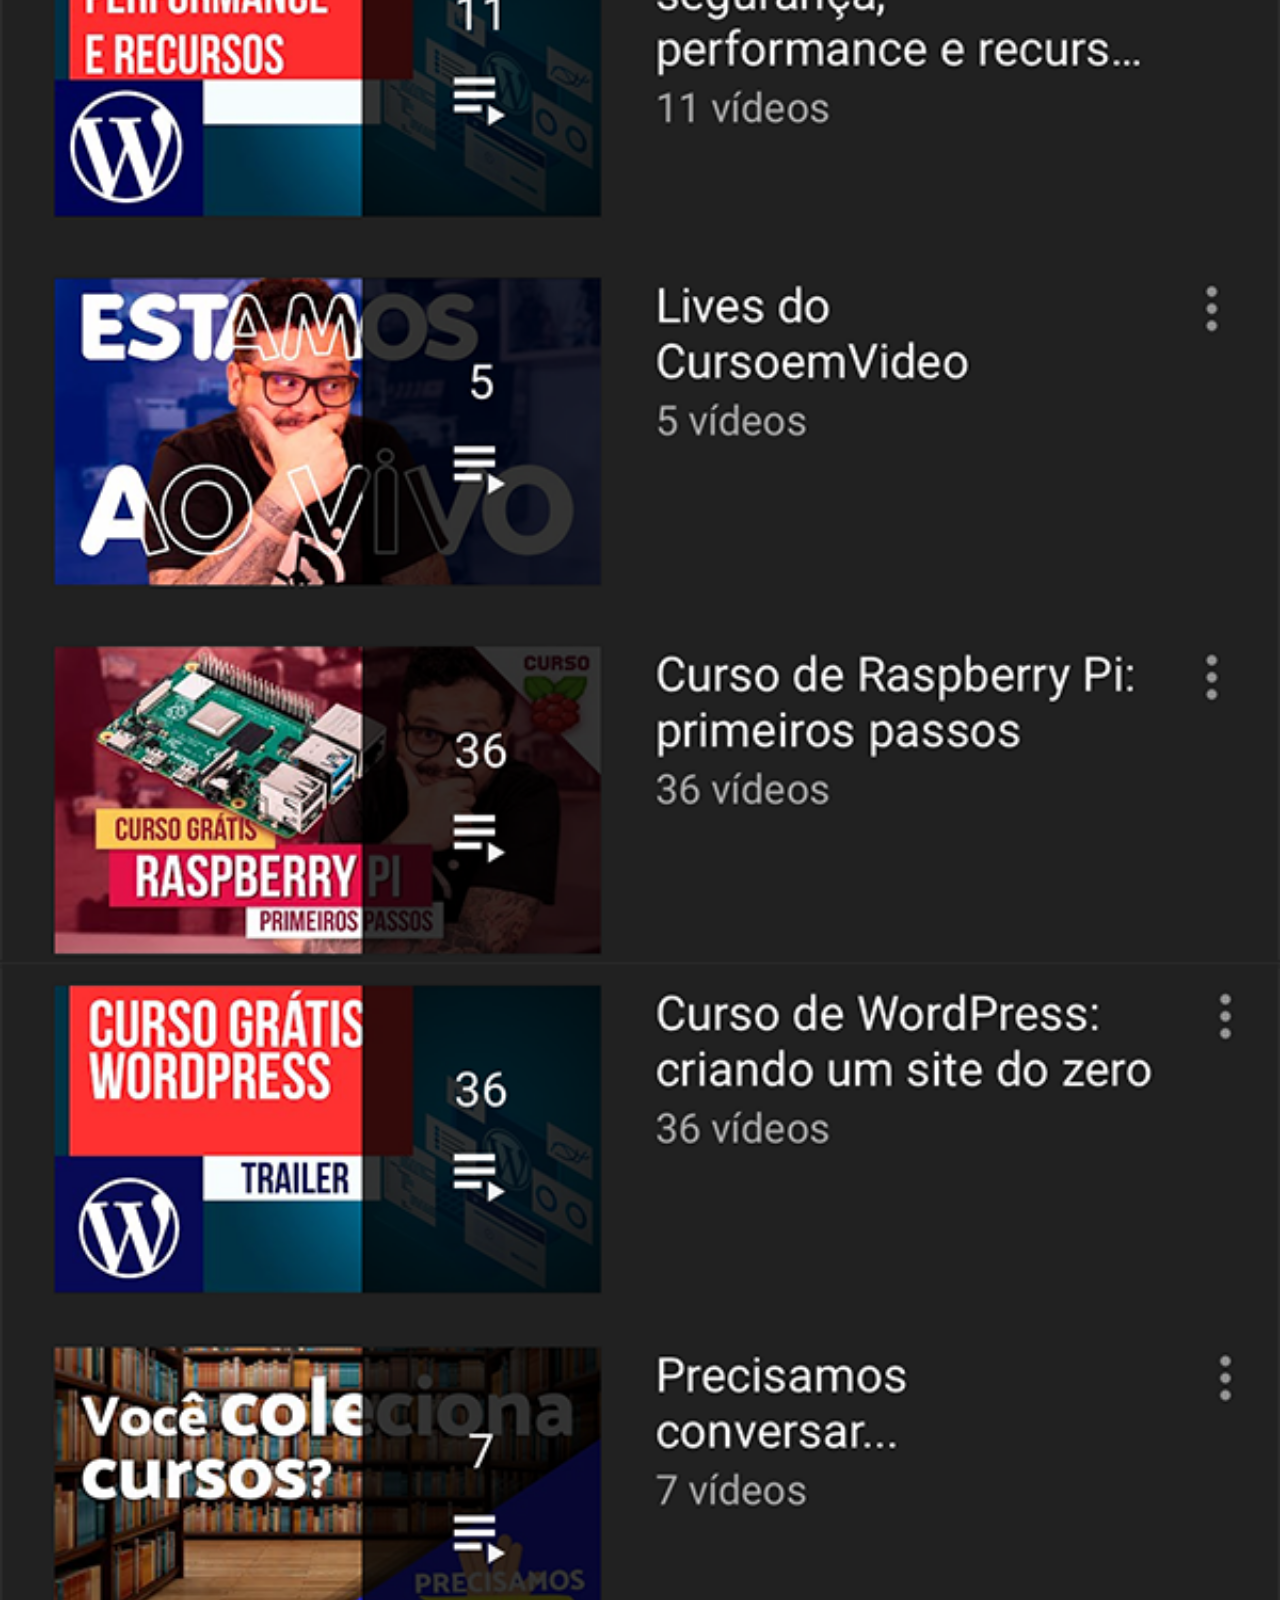
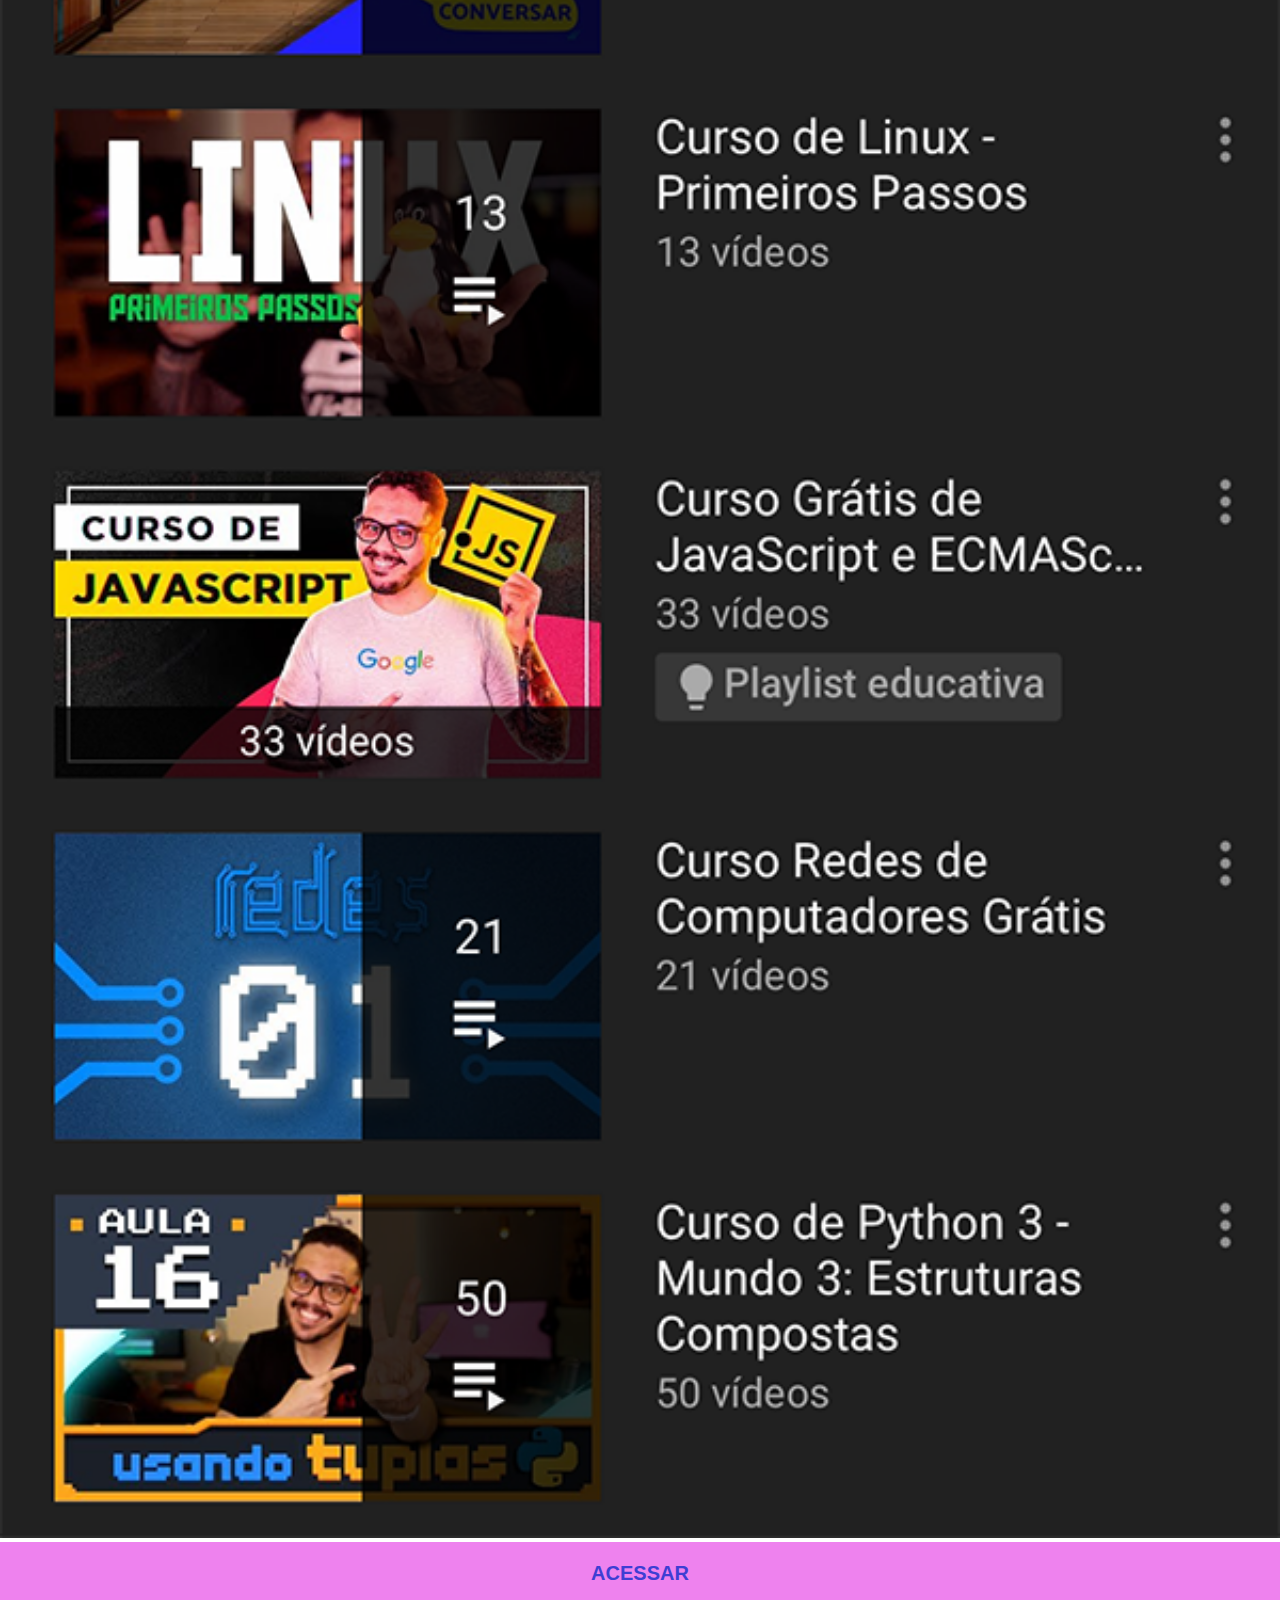
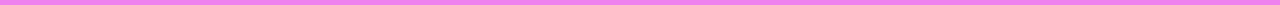
<file: youtube.html>
<!DOCTYPE html>
<html lang="pt">
<head>
    <meta charset="UTF-8">
    <meta name="viewport" content="width=device-width, initial-scale=1.0">
    <title>Youtube</title>
    <style>
        *{
            margin: 0px;
            padding: 0px;
            font-family: Arial, Helvetica, sans-serif;
        }
        
        a{
            display: block;
            text-decoration: none;
            color: rgb(62, 62, 211);
            background-color: violet;
            padding: 20px;
            font-weight: bolder;
            font-size: 20px;
            text-align: center;
        }

        img{
            width: 100vw;
        }

        ::-webkit-scrollbar{
            width: 0px;
            height: 0px;
        }


    </style>
</head>
<body>

    <img src="imagens/tela-youtube.png" alt="Youtube">

    <a href="https://www.youtube.com/@CursoemVideo" target="_blank">ACESSAR</a>
    
</body>
</html>
</file>
<file: estilo.css>
@charset "UTF-8";

*{
    padding: 0px;
    margin: 0px;
    font-family: Arial, Helvetica, sans-serif;
}

body,html{
   width: 100vw;
   height: 100vh;
}

main{ 
    background: black url(imagens/fundo-madeira.jpg) no-repeat fixed;
    background-size: cover;
    position: relative;
    width: 100vw;
    height: 100vh;
}

section#telefone{
    position: absolute;
    width: 311px;
    height: 627px;
    background-image: url(imagens/frame-iphone.png);
    left: 50%;
    top: 50%;
    transform: translate(-50%,-50%);
    
}

iframe{
    position: absolute;
    background-color: rgb(0, 0, 0);
    transform: translate(8%,17%);
}

section#redes-sociais{
    text-align: right;
}

section#redes-sociais img{
    width: 60px;
    margin: 15px;
    border-radius: 50%;
    box-shadow: 4px 4px 3px rgba(0, 0, 0, 0.342);
    box-sizing: border-box;
}

section#redes-sociais img:hover{
    border: 1px solid rgba(170, 105, 105, 0.555);
    transform: translate(-2px, -2px);
    box-shadow: 7px 7px 3px rgba(0, 0, 0, 0.342) ;
    width: 65px;
    transition: transform 0.3s, box-shadow 0.3s, width 0.3s;
}
</file>
<file: estilos/estilos-sociais.css>
@charset "UTF-8";

*{
    margin: 0px;
    padding: 0px;
    font-family: Arial, Helvetica, sans-serif;
}

a{
    display: block;
    text-decoration: none;
    color: rgb(62, 62, 211);
    background-image: linear-gradient(to right, green,yellow);
    padding: 20px;
    font-weight: bolder;
    font-size: 20px;
    text-align: center;
}

img{
    width: 100vw;
}

::-webkit-scrollbar{
    width: 0px;
    height: 0px;
}

a:hover{
    
    font-size: 24px;
    transition: font-size 0.3s;
    color: rgb(0, 140, 255);
}
</file>
